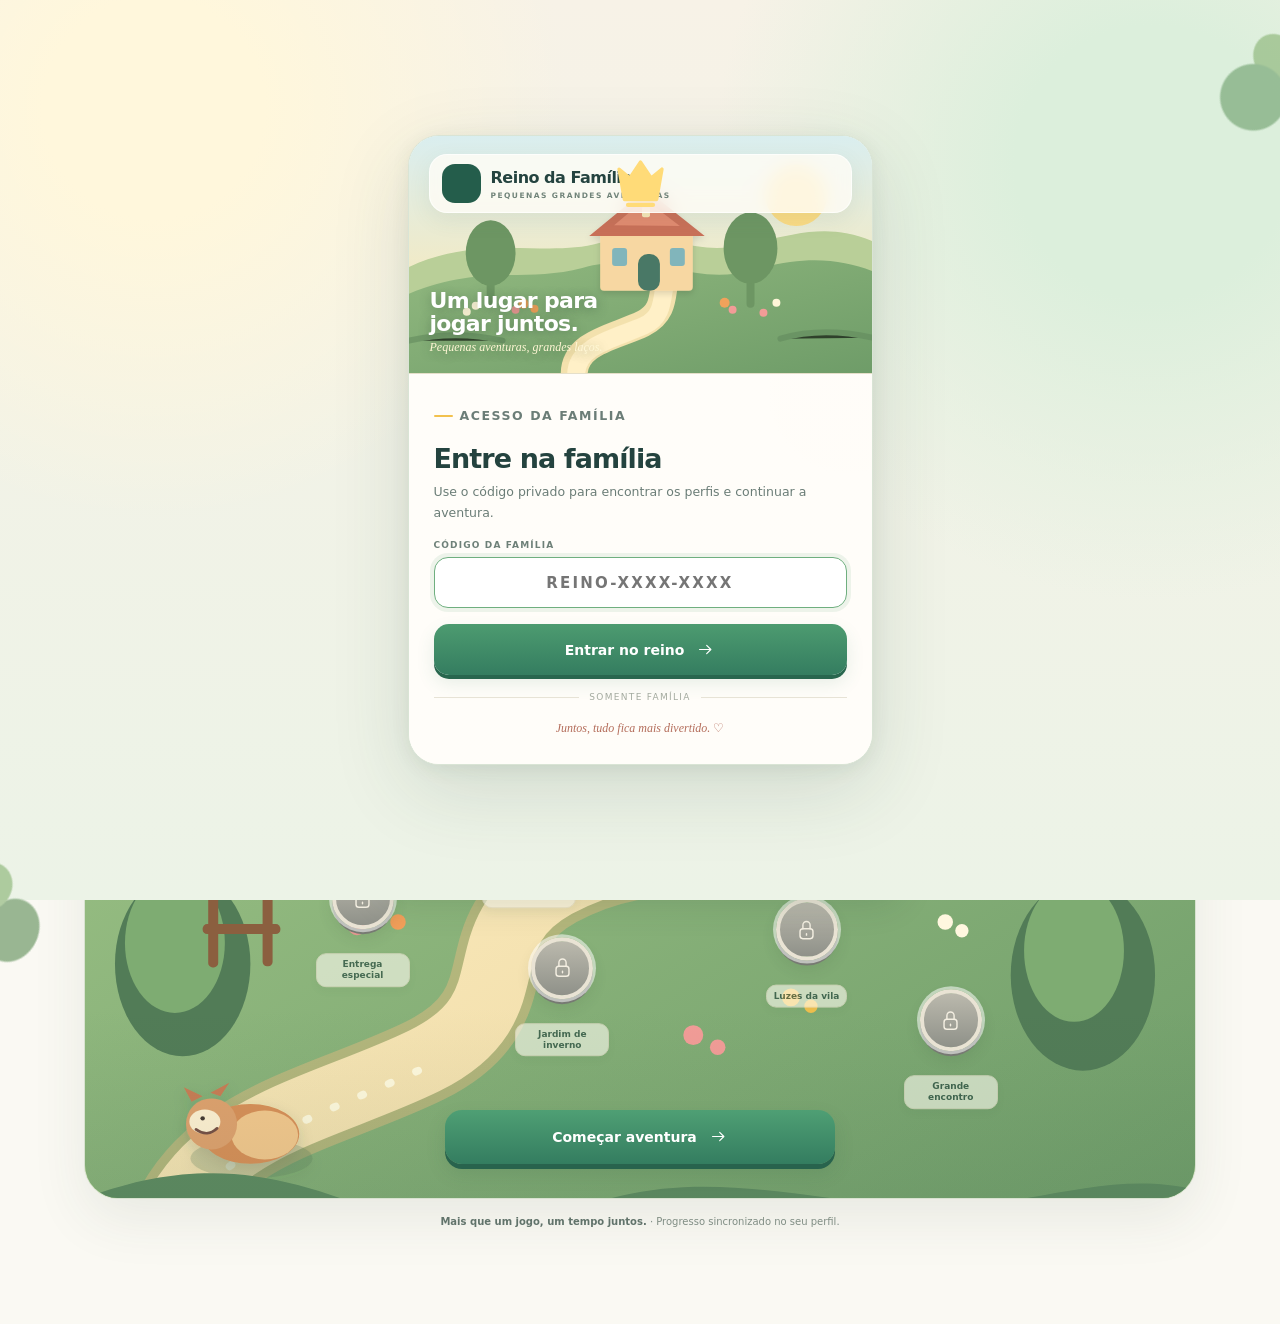
<file: vercel-static/reino-da-familia/index.html>
<!doctype html>
<html lang="pt-BR">
<head>
<meta charset="utf-8">
<meta name="viewport" content="width=device-width,initial-scale=1,viewport-fit=cover">
<meta name="robots" content="noindex,nofollow,noarchive">
<meta name="theme-color" content="#226b55">
<meta name="description" content="Um primeiro capítulo de combinações, descobertas e encontros. Protótipo local do jogo Reino da Família.">
<meta name="robots" content="noindex,nofollow">
<title>Reino da Família · Primeiro capítulo</title>
<link rel="icon" href="data:image/svg+xml,%3Csvg xmlns='http://www.w3.org/2000/svg' viewBox='0 0 64 64'%3E%3Crect width='64' height='64' rx='18' fill='%23226b55'/%3E%3Cpath d='M13 22l11 8 8-15 8 15 11-8-5 25H18z' fill='%23ffda85'/%3E%3C/svg%3E">
<style>
:root{--ink:#223d3b;--muted:#647875;--green:#226b55;--green-dark:#174e3f;--cream:#faf9f3;--line:#e3e9df;--gold:#dfac42;--peach:#f6e5d2;--board:#c4d9d0;--shadow:0 18px 55px #263e3010;--cell:12.5%;font-family:ui-rounded,'SF Pro Rounded','Avenir Next',Nunito,system-ui,-apple-system,BlinkMacSystemFont,'Segoe UI',sans-serif;color:var(--ink);background:var(--cream);font-synthesis:none}
*{box-sizing:border-box}html{overscroll-behavior:none}body{margin:0;overscroll-behavior:none;min-height:100vh;min-height:100svh;background:radial-gradient(ellipse at 92% 0%,#e7eddf 0,transparent 44%),var(--cream)}button{font:inherit;cursor:pointer;-webkit-tap-highlight-color:transparent;touch-action:manipulation}button:disabled{cursor:default}button:focus-visible,a:focus-visible{outline:3px solid #c38529;outline-offset:4px}button:active:not(:disabled){transform:translateY(1px)}[hidden]{display:none!important}svg{display:block}.shell{max-width:1180px;margin:auto;padding:0 34px}.topbar{height:92px;display:flex;align-items:center;justify-content:space-between;gap:16px}.brand{display:flex;align-items:center;gap:12px;border:0;background:none;padding:0;color:var(--ink);text-align:left}.brand-mark{width:43px;height:43px;background:var(--green);display:grid;place-items:center;border-radius:14px;color:#ffdc8f}.brand-title{font-weight:850;font-size:18px;letter-spacing:-.5px}.brand-sub{font-size:10px;font-weight:750;letter-spacing:2px;text-transform:uppercase;display:block;margin-top:4px;color:var(--muted)}.header-tools{display:flex;align-items:center;gap:10px}.tag{font-size:10px;font-weight:800;letter-spacing:1.1px;text-transform:uppercase;border:1px solid #d9e1d4;background:#ffffff70;border-radius:30px;padding:8px 12px;white-space:nowrap;display:inline-flex;gap:6px;align-items:center}.tag-dot{height:6px;width:6px;border-radius:50%;background:#569b72}.icon-btn{display:grid;place-items:center;flex-shrink:0;width:42px;height:42px;border-radius:50%;background:#ffffff80;border:1px solid var(--line);color:var(--ink);transition:background .15s}.icon-btn:hover{background:white}.icon-btn svg{width:20px;height:20px}.hero{display:grid;grid-template-columns:1.06fr 1fr;align-items:center;gap:40px;margin:25px 0 40px}.eyebrow{font-size:11px;letter-spacing:2.2px;font-weight:850;text-transform:uppercase;color:var(--green);margin:0 0 15px}.hero h1{font-size:clamp(32px,3.55vw,49px);line-height:1.13;letter-spacing:-2.1px;font-weight:850;margin:0 0 20px;max-width:580px}.hero h1 em{font-style:normal;color:var(--green)}.hero-copy{color:var(--muted);font-size:15px;line-height:1.75;max-width:400px;margin:0 0 22px}.hero-actions{display:flex;align-items:center;gap:20px;flex-wrap:wrap}.primary{display:inline-flex;justify-content:center;align-items:center;gap:12px;border:0;background:var(--green);color:white;border-radius:15px;padding:15px 24px;font-size:14px;font-weight:800;box-shadow:0 4px 0 var(--green-dark);min-height:50px;transition:background .2s}.primary:hover{background:#2b7f65}.primary svg{width:19px;height:19px}.progress-text{font-size:12px;color:var(--muted);line-height:1.6}.progress-text strong{display:block;color:var(--ink);font-size:14px}.scene{position:relative;border-radius:32px;background:#e4eddf;border:1px solid #d6e2d0;min-height:270px;overflow:hidden}.scene svg{width:100%;height:auto}.scene-caption{position:absolute;left:23px;bottom:17px;display:flex;gap:8px;align-items:center;font-size:11px;font-weight:750;color:#527052}.scene-caption i{background:#7aab72;width:6px;height:6px;border-radius:50%}.scene-label{z-index:1;position:absolute;right:17px;top:16px;color:#567655;border:1px solid #adc4a779;border-radius:20px;font-size:10px;font-weight:750;padding:7px 11px;background:#edf3e77a}.chapter-bar{display:flex;align-items:center;justify-content:space-between;gap:12px;margin:0 0 20px}.chapter-bar h2{font-size:23px;margin:0;letter-spacing:-.7px;font-weight:850}.chapter-bar p{font-size:12px;color:var(--muted);margin:6px 0 0}.chapter-bar .tag{font-size:9px}.map-panel{background:#fffefa;border:1px solid var(--line);border-radius:27px;padding:27px 29px;box-shadow:var(--shadow)}.map-region{display:flex;align-items:center;gap:8px;font-size:10px;color:#789086;text-transform:uppercase;letter-spacing:1.8px;font-weight:800;margin:0 0 19px}.map-region:not(:first-child){margin-top:28px}.map-region:after{content:'';height:1px;background:#e8ece3;flex:1;margin-left:10px}.level-row{display:grid;grid-template-columns:repeat(5,1fr);gap:17px;position:relative}.level-row:before{content:'';position:absolute;top:31px;left:9%;right:9%;border-top:3px dashed #dfe8d8}.level-card{border:0;background:none;position:relative;color:var(--ink);text-align:center;padding:0 2px;display:flex;flex-direction:column;align-items:center}.level-number{width:65px;height:65px;border-radius:22px;display:grid;place-items:center;border:3px solid #e5eade;background:#f1f3eb;color:#91a08a;font-size:23px;font-weight:850;box-shadow:0 4px 0 #dce3d6;transition:all .2s;position:relative}.level-card.current .level-number{background:var(--green);color:#fff4d2;border-color:#fffefa;box-shadow:0 0 0 3px var(--green),0 5px 0 #174e3f22}.level-card.done .level-number{background:#e4efdd;color:var(--green);border-color:#b8d4ad}.level-card:not(:disabled):hover .level-number{transform:translateY(-4px)}.level-name{font-size:11px;font-weight:750;line-height:1.35;max-width:135px;margin-top:12px;min-height:30px}.level-stars{font-size:12px;margin-top:5px;letter-spacing:2px;color:#b6c2b1;line-height:1}.level-stars.earned{color:#c69a33}.level-card:disabled{opacity:.58}.home-footer{display:flex;justify-content:space-between;gap:20px;padding:23px 0 30px;font-size:11px;line-height:1.6;color:#7b8b80}.home-footer strong{color:var(--muted);font-weight:700}.home-footer span:last-child{text-align:right}.game-layout{max-width:1080px;margin:16px auto 0;display:grid;grid-template-columns:260px minmax(300px,490px);gap:55px;justify-content:center;align-items:start}.game-side{padding-top:18px}.back-link{border:0;background:none;padding:8px 0;display:flex;align-items:center;gap:7px;color:var(--muted);font-weight:700;font-size:12px;margin-bottom:25px}.back-link svg{width:16px;height:16px}.game-side .eyebrow{font-size:10px;letter-spacing:1.6px;margin-bottom:10px}.game-side h1{font-size:33px;line-height:1.18;letter-spacing:-1px;margin:0 0 14px;font-weight:850}.phase-pill{display:inline-block;background:#e5eddd;border-radius:7px;padding:6px 9px;font-size:10px;letter-spacing:1px;font-weight:800;color:var(--green)}.side-description{font-size:13px;color:var(--muted);line-height:1.7;margin:20px 0}.tip-card{margin-top:27px;border:1px solid #eadfc8;border-radius:16px;background:#f6efdf;padding:17px}.tip-card h3{font-size:12px;margin:0 0 7px;display:flex;align-items:center;gap:7px}.tip-card p{font-size:12px;line-height:1.65;margin:0;color:#7d745a}.side-caption{font-size:10px;color:#859489;line-height:1.6;margin-top:24px}.game-main{width:100%;min-width:0;position:relative}.mobile-stage-head{display:none}.hud{display:flex;align-items:stretch;gap:10px;margin-bottom:15px;min-height:91px}.goals-wrap{flex:1;background:#fffefa;border:1px solid var(--line);border-radius:19px;padding:11px 10px}.small-label{font-size:8px;letter-spacing:1.5px;font-weight:800;color:#7c8c80;text-transform:uppercase;margin:0 0 6px;text-align:center}.goals{display:flex;justify-content:space-evenly;gap:5px}.goal{display:flex;align-items:center;gap:5px;min-width:0}.goal-symbol{width:34px;height:35px;flex-shrink:0}.goal-symbol svg{height:100%;width:100%}.goal-value{font-size:17px;font-weight:850;white-space:nowrap}.goal-value small{font-size:10px;font-weight:700;color:#8a9588}.goal.done .goal-value{color:var(--green)}.moves-box{width:89px;flex-shrink:0;background:var(--green);border:1px solid var(--green-dark);border-radius:19px;color:#fff5da;display:flex;flex-direction:column;align-items:center;justify-content:center;box-shadow:0 3px 0 var(--green-dark)}.moves-box .small-label{color:#c8dfc9;margin-bottom:2px;font-size:8px}.moves-value{font-size:32px;font-weight:900;line-height:1.2;font-variant-numeric:tabular-nums}.moves-box.low{background:#a1533f;border-color:#7f3d2f;box-shadow:0 3px 0 #7f3d2f}.board-frame{position:relative;border-radius:23px;padding:10px;background:#a5bfb3;border:1px solid #97b4a5;box-shadow:0 6px 0 #839f90,0 17px 25px #29453412;isolation:isolate;touch-action:none;overscroll-behavior:none}.board{-webkit-tap-highlight-color:transparent;width:100%;aspect-ratio:1;position:relative;border-radius:13px;overflow:hidden;touch-action:none;user-select:none;-webkit-user-select:none;background:#bdd4c7;cursor:pointer}.board-cells,.board-pieces,.fx-layer{position:absolute;inset:0;pointer-events:none}.cell{position:absolute;left:0;top:0;width:12.5%;height:12.5%;border:1px solid #b2ccbf;background:#cce0d4;border-radius:9px;transition:background .15s}.cell.even{background:#c3dacc}.cell.frozen{background:#a9e0e8;border:2px solid #70c1d9;box-shadow:inset 0 0 9px #eaffffe0}.cell.frozen:after{content:'';position:absolute;inset:7%;border:1px solid #e2fdff;border-radius:4px;background:linear-gradient(132deg,transparent 38%,#efffff7d 39%,#efffff7d 44%,transparent 45%)}.piece{position:absolute;left:0;top:0;width:12.5%;height:12.5%;display:grid;place-items:center;padding:3.5%;padding:4px;transition:transform 200ms cubic-bezier(.2,.6,.35,1);will-change:transform}.piece svg{width:100%;height:100%;filter:drop-shadow(0 3px 1px #3549332a);overflow:visible;transition:scale .14s}.piece.selected:after,.piece.hint:after,.cell.keyboard:after{content:'';position:absolute;inset:1px;border:3px solid #fff6c3;box-shadow:inset 0 0 0 1px #c4a249,0 0 7px #fffbd8;border-radius:11px}.piece.selected svg{scale:1.07}.piece.hint svg{animation:hint .65s ease-in-out 3}.piece.popping{animation:popout .21s ease-out forwards;pointer-events:none}.piece.bonk svg{animation:bonk .25s ease-out}.power-spark{position:absolute;top:0;right:2px;color:white;font-size:10px}.board-message{position:absolute;left:50%;top:46%;transform:translate(-50%,-50%);z-index:15;background:#fff5dbea;color:var(--green-dark);font-size:20px;font-weight:900;border:2px solid #fff9e8;box-shadow:0 4px 0 #33634533;border-radius:18px;padding:13px 20px;white-space:nowrap;pointer-events:none;animation:message 1.1s ease-in-out forwards}.fx-dot{position:absolute;width:7px;height:7px;border-radius:3px;background:var(--fx-color);animation:spark .5s ease-out forwards}.beam{position:absolute;background:#fffad8;border-radius:30px;box-shadow:0 0 10px 5px #ffe19d;animation:beam .3s ease-out forwards;z-index:9}.beam.row{height:5px;width:100%;left:0}.beam.col{width:5px;height:100%;top:0}.blast{position:absolute;width:31%;aspect-ratio:1;border-radius:50%;background:#ffedb185;border:4px solid #fff6c7;animation:blast .4s ease-out forwards;z-index:8}.under-board{display:flex;justify-content:space-between;align-items:center;gap:10px;margin:21px 3px 13px}.score{font-size:11px;color:var(--muted)}.score strong{color:var(--ink);font-size:14px;font-weight:850;margin-left:5px;font-variant-numeric:tabular-nums}.game-tools{display:flex;gap:8px}.tool-btn{font-size:11px;font-weight:800;display:flex;align-items:center;justify-content:center;gap:6px;border:1px solid #d9e2d3;background:#fffefa;color:var(--ink);border-radius:12px;min-height:43px;padding:0 13px}.tool-btn svg{width:16px;height:16px}.tool-btn:disabled{opacity:.45}.gesture-hint{text-align:center;font-size:11px;color:#7d8d80;line-height:1.6;margin:0 0 23px}.mobile-tip{display:none}.game-footer{text-align:center;color:#879587;font-size:10px;margin:25px 0}.modal-backdrop{position:fixed;inset:0;background:#122f2bad;backdrop-filter:blur(7px);-webkit-backdrop-filter:blur(7px);z-index:50;display:flex;align-items:center;justify-content:center;padding:24px;overflow:auto}.modal{background:#fffefa;width:min(100%,435px);border:1px solid #e6eade;border-radius:27px;padding:29px;box-shadow:0 20px 90px #09251f55;position:relative;max-height:calc(100svh - 40px);overflow:auto;animation:modal-in .25s ease-out}.modal .close-modal{position:absolute;right:15px;top:15px;width:33px;height:33px}.modal-eyebrow{font-size:10px;letter-spacing:1.8px;text-transform:uppercase;color:var(--green);font-weight:850;margin:0 0 8px}.modal h2{font-size:27px;font-weight:850;letter-spacing:-.9px;line-height:1.18;margin:0 0 13px}.modal p{font-size:13px;color:var(--muted);line-height:1.7;margin:10px 0}.modal .primary{width:100%;margin-top:18px}.secondary{width:100%;display:flex;justify-content:center;align-items:center;gap:8px;background:transparent;color:var(--green);font-weight:800;font-size:12px;border:1px solid var(--line);border-radius:12px;padding:13px;margin-top:11px}.text-btn{background:none;border:none;color:var(--muted);padding:12px;font-weight:700;font-size:12px;width:100%;margin-top:3px}.start-goals{display:flex;justify-content:center;gap:15px;margin:23px 0;background:#eef3e8;border-radius:15px;padding:17px}.start-goals .goal-symbol{width:40px;height:40px}.start-goals .goal-value{font-size:23px}.intro-tip{background:#f4efdf;border-radius:12px;padding:13px 15px!important;font-size:12px!important;display:flex;gap:9px;align-items:flex-start}.intro-tip svg{flex-shrink:0;width:19px;height:19px;margin-top:2px}.help-row{display:flex;align-items:center;gap:15px;margin:14px 0}.help-icon{width:47px;height:47px;flex-shrink:0;background:#e6eee0;border-radius:12px;padding:6px}.help-icon svg{width:100%;height:100%}.help-row strong{font-size:12px;display:block;margin-bottom:3px}.help-row span{font-size:11px;line-height:1.5;color:var(--muted);display:block}.divider{height:1px;background:var(--line);margin:20px 0}.settings-row{display:flex;align-items:center;justify-content:space-between;gap:20px;margin:18px 0}.settings-row strong{font-size:13px;display:block}.settings-row small{font-size:11px;color:var(--muted);display:block;line-height:1.5;margin-top:4px}.toggle{border:0;background:#d7e0d2;position:relative;border-radius:20px;width:48px;height:29px;flex-shrink:0;min-height:29px}.toggle:after{content:'';position:absolute;left:4px;top:4px;height:21px;width:21px;border-radius:50%;background:white;box-shadow:0 1px 3px #1232;transition:left .15s}.toggle.on{background:var(--green)}.toggle.on:after{left:23px}.result-art{width:100px;height:100px;background:#f4eace;border-radius:50%;padding:21px;margin:8px auto 17px}.result-art svg{width:100%;height:100%;color:#ba8c28}.result-modal{text-align:center}.result-stars{color:#d3a145;font-size:34px;letter-spacing:8px;padding-left:8px;margin:10px 0}.result-stars .empty{color:#e5e9df}.result-stats{display:grid;grid-template-columns:1fr 1fr;gap:12px;background:#eff3e8;border-radius:15px;padding:15px;margin:20px 0 2px}.result-stats span{font-size:10px;display:block;color:var(--muted);margin-bottom:5px}.result-stats strong{font-size:23px;letter-spacing:-.5px}.toast{position:fixed;bottom:calc(23px + env(safe-area-inset-bottom,0px));left:50%;transform:translateX(-50%);background:#244e40;color:white;padding:12px 20px;border-radius:13px;font-size:12px;font-weight:650;z-index:100;max-width:90%;width:max-content;box-shadow:0 5px 22px #14352225;text-align:center;line-height:1.6}.storage-warning{background:#fff0d9;color:#785326;font-size:12px;line-height:1.5;padding:10px 16px;text-align:center}.confetti{position:fixed;top:-15px;width:9px;height:13px;border-radius:2px;z-index:70;pointer-events:none;animation:confetti 2.6s ease-in forwards}.sr-only{position:absolute;width:1px;height:1px;padding:0;margin:-1px;overflow:hidden;clip:rect(0,0,0,0);white-space:nowrap;border:0}.save-note{border:1px solid #e3e8db;background:#f5f6ee;padding:12px;border-radius:10px;font-size:11px!important}.support-link{color:var(--green);text-decoration:underline}
@keyframes hint{50%{scale:1.14;rotate:5deg}}@keyframes popout{0%{opacity:1;scale:1}35%{scale:1.17}100%{opacity:0;scale:.2}}@keyframes bonk{25%{translate:-4px 0}75%{translate:4px 0}}@keyframes message{0%{opacity:0;scale:.85}20%,70%{opacity:1;scale:1}100%{opacity:0;scale:1.05}}@keyframes spark{to{translate:var(--dx) var(--dy);opacity:0;rotate:80deg}}@keyframes beam{0%{scale:.1;opacity:.4}50%{scale:1;opacity:1}100%{opacity:0}}@keyframes blast{0%{scale:.1;opacity:1}100%{scale:1.7;opacity:0}}@keyframes modal-in{from{opacity:0;translate:0 12px}to{opacity:1;translate:0 0}}@keyframes confetti{to{translate:var(--drift) 110vh;rotate:var(--spin);opacity:.35}}
@media(min-width:1400px){.shell{max-width:1230px}.hero{margin-top:45px}.game-layout{margin-top:37px;gap:72px}.game-side{padding-top:27px}}
@media(max-width:850px){.shell{padding:0 23px}.hero{gap:22px}.hero h1{font-size:35px;letter-spacing:-1.5px}.scene{min-height:210px}.scene-caption{font-size:10px;bottom:12px;left:15px}.game-layout{grid-template-columns:200px minmax(260px,450px);gap:25px}.game-side h1{font-size:28px}.map-panel{padding:22px}.level-row{gap:8px}}
@media(max-width:650px){.shell{padding:0 18px}.topbar{height:77px;gap:10px}.brand{gap:9px}.brand-mark{width:37px;height:37px;border-radius:12px}.brand-mark svg{width:24px;height:24px}.brand-title{font-size:16px}.brand-sub{font-size:8px;letter-spacing:1.5px;margin-top:3px}.header-tools{gap:7px}.header-tools .tag{font-size:8px;padding:7px 9px;letter-spacing:.4px}.icon-btn{width:37px;height:37px}.hero{display:block;margin:20px 0 28px;position:relative}.hero .eyebrow{font-size:9px;letter-spacing:1.7px;margin-bottom:10px}.hero h1{font-size:34px;line-height:1.13;max-width:350px;letter-spacing:-1.6px;margin-bottom:13px}.hero-copy{font-size:12px;line-height:1.65;max-width:290px;margin-bottom:17px}.hero-actions{gap:19px}.hero-actions .primary{font-size:12px;min-height:47px;padding:12px 19px}.progress-text{font-size:10px;max-width:123px}.progress-text strong{font-size:12px}.scene{margin-top:26px;border-radius:22px;height:190px;min-height:0}.scene svg{height:223px;width:100%;position:absolute;bottom:-12px}.scene-label{right:12px;top:12px;font-size:8px;padding:5px 8px}.scene-caption{bottom:12px;font-size:9px}.chapter-bar{margin-bottom:16px}.chapter-bar h2{font-size:21px}.chapter-bar p{font-size:11px}.chapter-bar .tag{font-size:8px;padding:7px 8px}.map-panel{padding:20px 12px;border-radius:22px}.map-region{font-size:8px;letter-spacing:1.2px;margin:0 0 17px}.level-number{width:45px;height:45px;border-radius:15px;font-size:18px;border-width:2px}.level-number svg{width:15px;height:15px}.level-name{font-size:8px;line-height:1.4;min-height:28px;margin-top:11px}.level-row{gap:4px}.level-row:before{top:21px;border-width:2px}.level-stars{font-size:9px;letter-spacing:0;margin-top:4px}.map-region:not(:first-child){margin-top:23px}.home-footer{font-size:9px;padding:20px 0 24px;gap:17px}.home-footer span:last-child{max-width:105px}.game-layout{display:block;margin:5px auto 0;max-width:470px}.game-side{display:none}.mobile-stage-head{display:flex;align-items:center;justify-content:space-between;gap:10px;margin:0 2px 15px}.mobile-stage-head .stage-text{flex:1;min-width:0}.mobile-stage-head .stage-kicker{font-size:8px;text-transform:uppercase;letter-spacing:1.4px;color:var(--muted);font-weight:800;display:block;margin-bottom:4px}.mobile-stage-head h1{font-size:19px;font-weight:850;line-height:1.2;margin:0;letter-spacing:-.4px}.mobile-stage-head .icon-btn{width:33px;height:33px}.phase-pill{font-size:9px;padding:5px 7px;border-radius:6px}.hud{gap:9px;min-height:82px;margin-bottom:13px}.moves-box{width:77px;border-radius:16px}.moves-value{font-size:30px}.goals-wrap{border-radius:16px;padding:10px 7px}.goal-symbol{width:30px;height:32px}.goal-value{font-size:17px}.goal-value small{font-size:9px}.goal{gap:2px}.board-frame{border-radius:19px;padding:7px}.board{border-radius:11px}.cell{border-radius:6px}.piece{padding:3px}.under-board{margin-top:19px;margin-bottom:10px}.score{font-size:9px}.score strong{font-size:13px}.tool-btn{font-size:10px;min-height:40px;padding:0 10px;gap:5px}.game-tools{gap:7px}.gesture-hint{font-size:10px;margin-bottom:16px}.mobile-tip{display:flex;gap:9px;align-items:flex-start;font-size:11px;color:#767963;line-height:1.6;padding:12px 14px;background:#f0efdf;border:1px solid #e8e4ce;border-radius:12px;margin-top:0}.mobile-tip svg{flex-shrink:0;width:16px;height:16px;margin-top:2px}.game-footer{font-size:9px;margin-top:18px;margin-bottom:calc(17px + env(safe-area-inset-bottom,0px))}.modal-backdrop{padding:19px}.modal{padding:25px;border-radius:23px}.modal h2{font-size:25px}.modal .close-modal{right:12px;top:12px}.start-goals{gap:13px;padding:15px}.start-goals .goal-value{font-size:22px}.start-goals .goal-symbol{width:35px;height:35px}body.playing .topbar{height:70px}body.playing .brand-sub{display:none}}
body.board-dragging{overflow:hidden!important;overscroll-behavior:none!important;touch-action:none!important}
@media(max-width:365px){.shell{padding:0 12px}.header-tools .tag{display:none}.goal-symbol{width:26px;height:28px}.goal-value{font-size:15px}.hero h1{font-size:31px}.moves-box{width:68px}.tool-btn{padding:0 8px}.level-number{width:41px;height:41px}.mobile-stage-head h1{font-size:18px}}
@media(max-height:750px) and (max-width:650px){body.playing .topbar{height:59px}.mobile-stage-head{margin-bottom:10px}.hud{min-height:71px;margin-bottom:11px}.goals-wrap{padding:8px 6px}.moves-value{font-size:28px}.small-label{margin-bottom:3px}.mobile-tip{padding:8px 12px;font-size:10px}.under-board{margin-top:16px;margin-bottom:7px}.gesture-hint{margin-bottom:10px}.game-footer{margin-top:11px}}
@media(prefers-reduced-motion:reduce){*,*:before,*:after{animation-duration:.01ms!important;transition-duration:.01ms!important;scroll-behavior:auto!important}}body.reduced-motion *,body.reduced-motion *:before,body.reduced-motion *:after{animation-duration:.01ms!important;transition-duration:.01ms!important}


/* V0.1.1: show a useful message even when a file preview does not run scripts. */
.startup-notice{max-width:1112px;margin:16px auto 0;padding:16px 20px;border:1px solid #d8bd80;border-radius:16px;background:#fff6df;color:#604c29;font-size:13px;line-height:1.6}.startup-notice strong{display:block;margin-bottom:4px}.startup-notice p{margin:6px 0 0}.startup-notice code{font:12px ui-monospace,monospace;overflow-wrap:anywhere}.startup-notice[hidden]{display:none!important}#play-main:disabled{opacity:.6;box-shadow:none;cursor:default}@media(max-width:1150px){.startup-notice{margin:12px 18px 0}}

/* V0.3: Familiar Acolhedor — entrada e perfis */
.cloud-gate{
  --sage:#6FAF7F;--sage-dark:#2F765C;--sage-deep:#245D4B;
  --terracotta:#D7826B;--honey:#F2C14E;--coral:#F29C97;--serene:#7DB7E8;
  --family-cream:#F7F1E3;--paper:#FFFDF7;--family-ink:#24433F;--soft-ink:#6B7D77;
  position:fixed;inset:0;z-index:220;display:flex;align-items:center;justify-content:center;
  padding:max(14px,env(safe-area-inset-top)) 14px max(14px,env(safe-area-inset-bottom));
  overflow:auto;background:
    radial-gradient(circle at 12% 12%,#fff7dc 0 8%,transparent 30%),
    radial-gradient(circle at 90% 18%,#dcefdc 0 10%,transparent 32%),
    linear-gradient(180deg,#f7f2e7 0%,#ecf3e7 100%);
}
.cloud-gate[hidden]{display:none!important}
.cloud-gate:before,.cloud-gate:after{content:"";position:fixed;pointer-events:none;z-index:-1;width:190px;height:190px;opacity:.7;background:
 radial-gradient(ellipse at 25% 75%,#7aa878 0 16%,transparent 17%),
 radial-gradient(ellipse at 45% 62%,#92ba7f 0 14%,transparent 15%),
 radial-gradient(ellipse at 65% 78%,#6f9b69 0 15%,transparent 16%);
 filter:blur(.2px)}
.cloud-gate:before{left:-86px;bottom:-65px;rotate:26deg}.cloud-gate:after{right:-88px;top:-62px;rotate:-28deg}
.cloud-card{width:min(100%,465px);background:var(--paper);border:1px solid #d9e4d5;border-radius:31px;overflow:hidden;padding:0;box-shadow:0 24px 80px #21483b24,0 4px 18px #3b604716;position:relative}
.cloud-cover{height:238px;position:relative;overflow:hidden;background:linear-gradient(#dff1ee,#f7edcc);border-bottom:1px solid #e5dfc9}
.cloud-cover svg{position:absolute;inset:auto 0 0;width:100%;height:100%;display:block}
.cloud-brand{position:absolute;z-index:3;left:20px;right:20px;top:18px;display:flex;align-items:center;gap:10px;margin:0;padding:9px 12px;border:1px solid #ffffffa8;border-radius:18px;background:#fffdf7cc;box-shadow:0 7px 22px #45675716;backdrop-filter:blur(9px);-webkit-backdrop-filter:blur(9px)}
.cloud-brand .brand-mark{width:39px;height:39px;border-radius:13px;background:var(--sage-deep);color:#ffdb78;flex:0 0 auto}.cloud-brand .brand-title{font-size:16px;color:var(--family-ink)}.cloud-brand .brand-sub{font-size:7.5px;letter-spacing:1.45px;color:#71847a}
.cloud-cover-copy{position:absolute;z-index:2;left:21px;bottom:18px;color:white;text-shadow:0 2px 12px #2546326b}
.cloud-cover-copy strong{font-size:22px;line-height:1.05;display:block;letter-spacing:-.7px}.cloud-cover-copy span{display:block;font-family:Georgia,serif;font-style:italic;font-size:12px;margin-top:5px;color:#fff7d5}
.cloud-view{padding:25px 25px 24px;min-height:355px;background:
 linear-gradient(#fffdf9f4,#fffdf9f4),
 radial-gradient(circle at 95% 5%,#f2c14e12 0 13%,transparent 14%)}
.cloud-card h2{font-size:27px;letter-spacing:-.9px;line-height:1.12;margin:0 0 8px;color:var(--family-ink);font-weight:900}
.cloud-card p{font-size:12.5px;line-height:1.65;color:var(--soft-ink);margin:7px 0 17px}
.cloud-eyebrow{font-size:9px;letter-spacing:1.55px;text-transform:uppercase;font-weight:900;color:var(--sage-dark);margin:0 0 8px;display:flex;align-items:center;gap:7px}.cloud-eyebrow:before{content:"";width:19px;height:2px;background:var(--honey);border-radius:99px}
.cloud-field{display:block;margin:14px 0}.cloud-field span{display:block;font-size:9px;letter-spacing:1.15px;text-transform:uppercase;font-weight:900;color:#6e8078;margin:0 0 7px}
.cloud-input,.cloud-select{width:100%;border:1px solid #d7dfd0;background:#fff;border-radius:14px;min-height:51px;padding:0 14px;font:inherit;font-size:14px;color:var(--family-ink);outline:none;box-shadow:inset 0 1px 0 #fff,0 2px 8px #48634e0c}
.cloud-input:focus,.cloud-select:focus{border-color:var(--sage);box-shadow:0 0 0 4px #6faf7f20}
#cloud-code{text-align:center;text-transform:uppercase;letter-spacing:2.2px;font-weight:900;font-size:15px;color:var(--sage-deep)}
.cloud-error{background:#fff1eb;color:#884b3c;border:1px solid #efc4b4;border-radius:12px;padding:10px 12px;font-size:11px;line-height:1.45;margin:10px 0}
.cloud-actions{display:grid;gap:10px;margin-top:16px}.cloud-actions .primary,.cloud-view>.primary{background:linear-gradient(180deg,#4d9b70,#347d60);box-shadow:0 4px 0 #28664e,0 8px 18px #347d6020;border-radius:15px;min-height:51px}
.cloud-actions .primary:hover,.cloud-view>.primary:hover{background:linear-gradient(180deg,#58a77a,#3b8667)}
.cloud-note{font-size:10px!important;background:#f5f1e5;border:1px solid #ebe2cb;border-radius:12px;padding:11px 12px;color:#7b806e!important;margin-top:15px!important}
.cloud-note:before{content:"🌿";margin-right:6px}
.cloud-back{border:0;background:none;color:var(--sage-dark);font-weight:850;font-size:11px;padding:3px 0 10px;margin:0;display:inline-flex;align-items:center;gap:6px}
.cloud-profiles{display:grid;grid-template-columns:repeat(2,minmax(0,1fr));gap:12px;margin:18px 0}
.cloud-profile{border:1px solid #dde4d6;background:linear-gradient(180deg,#fffefb,#f7f5e9);border-radius:20px;padding:14px 10px;text-align:center;display:flex;flex-direction:column;align-items:center;justify-content:center;gap:9px;color:var(--family-ink);min-width:0;min-height:132px;box-shadow:0 4px 12px #48634e0c;transition:transform .16s,box-shadow .16s,border-color .16s}
.cloud-profile:hover{background:#fffef8;border-color:#b8d3b8;box-shadow:0 9px 22px #48634e15;transform:translateY(-2px)}
.cloud-profile strong{font-size:12.5px;white-space:nowrap;overflow:hidden;text-overflow:ellipsis;max-width:118px}.cloud-profile small{display:block;color:#8b9589;font-size:8.5px;margin-top:3px}
.cloud-avatar{width:69px;height:69px;border-radius:50%;background:#e8f1df;display:grid;place-items:center;flex:0 0 auto;overflow:hidden;border:3px solid #fff8e9;box-shadow:0 0 0 2px #c6dcbf,0 5px 12px #31534320}
.cloud-avatar svg{width:100%;height:100%;display:block}.cloud-avatar.is-large{width:82px;height:82px;margin:0 auto 12px}
.cloud-create-card{border:2px dashed #d4d9c7;background:#fbf8ee}.cloud-create-card .cloud-avatar{background:#fff9e9;color:var(--sage-dark);font-size:31px;border-color:#fff;box-shadow:0 0 0 2px #ddd5b8}
.cloud-create-card small{color:var(--sage-dark)}
.avatar-picker{display:grid;grid-template-columns:repeat(6,1fr);gap:7px;margin:8px 0 2px}
.avatar-choice{border:2px solid transparent;background:#f5f2e6;border-radius:50%;padding:2px;aspect-ratio:1;overflow:hidden;box-shadow:0 2px 6px #45614a12}.avatar-choice svg{width:100%;height:100%;display:block;border-radius:50%}.avatar-choice.selected{border-color:var(--sage);box-shadow:0 0 0 3px #6faf7f1f}.avatar-choice:active{transform:scale(.96)}
.cloud-divider{display:flex;align-items:center;gap:10px;color:#a3aa9f;font-size:9px;text-transform:uppercase;letter-spacing:1.3px;margin:17px 0 3px}.cloud-divider:before,.cloud-divider:after{content:"";height:1px;background:#e7e3d6;flex:1}
.cloud-garden-note{text-align:center;font-family:Georgia,serif;font-style:italic;color:#b46d5b!important;font-size:12px!important;margin:17px 0 1px!important}
.profile-chip{border:1px solid #d6e2d5;background:#f8fbf5;border-radius:999px;padding:7px 10px 7px 8px;display:flex;align-items:center;gap:7px;color:var(--ink);font-size:10px;font-weight:800;max-width:150px}.profile-chip .cloud-avatar{width:25px;height:25px;border:0;box-shadow:none}.profile-chip span:last-child{white-space:nowrap;overflow:hidden;text-overflow:ellipsis}
.cloud-gate[data-view="profiles"] .cloud-cover,.cloud-gate[data-view="create"] .cloud-cover,.cloud-gate[data-view="pin"] .cloud-cover{height:155px}
.cloud-gate[data-view="profiles"] .cloud-cover-copy strong,.cloud-gate[data-view="create"] .cloud-cover-copy strong,.cloud-gate[data-view="pin"] .cloud-cover-copy strong{font-size:17px}
.cloud-gate[data-view="profiles"] .cloud-cover-copy span,.cloud-gate[data-view="create"] .cloud-cover-copy span,.cloud-gate[data-view="pin"] .cloud-cover-copy span{display:none}
.cloud-gate[data-view="loading"] .cloud-cover{height:190px}
@media(max-width:650px){
 .cloud-gate{align-items:flex-start;padding:9px 9px max(9px,env(safe-area-inset-bottom))}
 .cloud-card{border-radius:25px;max-width:430px}.cloud-cover{height:218px}.cloud-view{padding:22px 20px 21px;min-height:330px}.cloud-card h2{font-size:25px}
 .cloud-brand{left:14px;right:14px;top:13px}.cloud-cover-copy{left:17px;bottom:14px}.cloud-profiles{gap:10px}.cloud-profile{min-height:125px;padding:12px 8px}
 .cloud-avatar{width:64px;height:64px}.avatar-picker{gap:5px}.profile-chip{max-width:112px}.header-tools .tag{display:none}
 .cloud-gate[data-view="profiles"] .cloud-cover,.cloud-gate[data-view="create"] .cloud-cover,.cloud-gate[data-view="pin"] .cloud-cover{height:142px}
}
@media(max-height:760px) and (max-width:650px){
 .cloud-cover{height:174px}.cloud-view{padding-top:18px}.cloud-gate[data-view="profiles"] .cloud-cover,.cloud-gate[data-view="create"] .cloud-cover,.cloud-gate[data-view="pin"] .cloud-cover{height:120px}
 .cloud-brand{top:9px}.cloud-cover-copy{display:none}.cloud-card h2{font-size:23px}.cloud-profiles{margin:12px 0}
}


/* V0.4: Familiar Acolhedor — Jardim dos Encontros */
#home-screen{padding-bottom:calc(92px + env(safe-area-inset-bottom,0px))}
.journey-head{display:grid;grid-template-columns:1fr auto;align-items:end;gap:18px;margin:22px 0 18px}
.journey-head .eyebrow{margin-bottom:8px;color:#4d8869}.journey-head h1{margin:0;font-size:clamp(30px,4vw,46px);line-height:1.08;letter-spacing:-1.8px;font-weight:900;color:#24433f}
.journey-head h1 em{font-style:normal;color:#4b9470}.journey-head p{max-width:570px;margin:10px 0 0;color:#6b7d77;font-size:13px;line-height:1.65}
.journey-summary{display:flex;align-items:center;gap:13px;background:#fffdf7;border:1px solid #e0e5d7;border-radius:18px;padding:11px 14px;box-shadow:0 7px 22px #294b3810}
.journey-summary .progress-text{min-width:112px}.journey-summary .primary{min-height:46px;padding:12px 18px;border-radius:14px;background:linear-gradient(180deg,#4e9f74,#347c60);box-shadow:0 4px 0 #28624d}
.family-map{position:relative;overflow:hidden;min-height:875px;border-radius:34px;border:1px solid #d8e2d0;background:#dceccc;box-shadow:0 20px 55px #294b3816;isolation:isolate}
.family-map-bg{position:absolute;inset:0;width:100%;height:100%;pointer-events:none}.family-map:after{content:"";position:absolute;inset:0;pointer-events:none;background:linear-gradient(180deg,#fff8dc14,transparent 27%,transparent 78%,#31574318)}
.map-title-sign{position:absolute;z-index:3;left:6.5%;top:9.5%;transform:rotate(-2deg);background:linear-gradient(#c98253,#a9633f);color:#4f301e;border:2px solid #8f5636;border-radius:8px;padding:10px 17px;font-family:Georgia,serif;font-weight:900;letter-spacing:.8px;font-size:14px;text-align:center;box-shadow:0 4px 0 #75442d,0 10px 18px #31523a20;text-shadow:0 1px #eab27c}
.map-title-sign:before,.map-title-sign:after{content:"";position:absolute;top:100%;width:6px;height:34px;background:#805036}.map-title-sign:before{left:15px}.map-title-sign:after{right:15px}
.map-story-note{position:absolute;z-index:2;right:5.5%;top:7%;max-width:190px;background:#fff9e8e8;border:1px solid #eadfbd;border-radius:16px;padding:12px 14px;color:#b46c5c;font:italic 13px/1.35 Georgia,serif;rotate:1.5deg;box-shadow:0 6px 16px #3c583817}
.map-region-label{position:absolute;z-index:3;display:inline-flex;align-items:center;gap:7px;background:#fffdf4e8;border:1px solid #dbe4d1;border-radius:999px;padding:7px 10px;color:#52735f;font-size:9px;font-weight:900;letter-spacing:1px;text-transform:uppercase;box-shadow:0 5px 14px #2a543914}
.map-region-label:before{content:"";width:7px;height:7px;border-radius:50%;background:#6faf7f}.map-region-label.r1{left:5%;top:26%}.map-region-label.r2{right:5%;top:57%}
.map-node{position:absolute;z-index:5;border:0;background:none;color:#26483f;display:flex;flex-direction:column;align-items:center;gap:5px;padding:0;width:94px;transform:translate(-50%,-50%);overflow:visible}
.map-node .level-number{width:62px;height:62px;border-radius:50%;font-size:20px;border:4px solid #fff7d8;background:linear-gradient(180deg,#7fc45f,#4f9d55);color:white;box-shadow:0 0 0 3px #eec65b,0 5px 0 #3f7f49,0 10px 19px #244a3528;transition:transform .18s,filter .18s}
.map-node.current .level-number{width:70px;height:70px;animation:mapPulse 2.1s ease-in-out infinite}
.map-node.done .level-number{background:linear-gradient(180deg,#74b869,#438d5c);box-shadow:0 0 0 3px #f0c457,0 5px 0 #34704d,0 10px 19px #244a3528}
.map-node:disabled .level-number{background:linear-gradient(180deg,#bbb9ad,#8f9189);color:#f4efe2;border-color:#e9e3d4;box-shadow:0 0 0 3px #ffffff88,0 5px 0 #777a73,0 8px 15px #30463220}
.map-node:not(:disabled):hover .level-number{transform:translateY(-3px) scale(1.04)}
.map-node .level-number svg{width:23px;height:23px}.map-node .level-name{font-size:9px;line-height:1.2;font-weight:900;min-height:0;margin:1px 0 0;max-width:100px;background:#fffdf3df;border:1px solid #e7e1ce;padding:5px 7px;border-radius:10px;box-shadow:0 4px 10px #39573d14}.map-node:disabled .level-name{opacity:.68}
.map-node .level-stars{height:13px;margin:0;font-size:11px;letter-spacing:0;color:#d4d0c5;text-shadow:0 1px white}.map-node .level-stars.earned{color:#f2b92f;text-shadow:0 1px #fff8d7}
.map-node.pos-1{left:28%;top:36%}.map-node.pos-2{left:45%;top:44%}.map-node.pos-3{left:63%;top:38%}.map-node.pos-4{left:77%;top:48%}.map-node.pos-5{left:61%;top:57%}.map-node.pos-6{left:40%;top:60%}.map-node.pos-7{left:25%;top:69%}.map-node.pos-8{left:43%;top:77%}.map-node.pos-9{left:65%;top:72%}.map-node.pos-10{left:78%;top:83%}
.map-node.pos-1 .level-name,.map-node.pos-6 .level-name{display:block}
.map-map-cta{position:absolute;z-index:7;left:50%;bottom:34px;transform:translateX(-50%);width:min(86%,390px)}
.map-map-cta .primary{width:100%;font-size:14px;border-radius:17px;min-height:54px;background:linear-gradient(180deg,#4f9f74,#347d60);box-shadow:0 5px 0 #28634d,0 9px 19px #28543a26}
.family-bottom-nav{position:fixed;z-index:35;left:50%;bottom:max(10px,env(safe-area-inset-bottom));transform:translateX(-50%);width:min(calc(100% - 28px),520px);display:grid;grid-template-columns:repeat(4,1fr);background:#fffdf7f2;border:1px solid #dce3d5;border-radius:21px;padding:6px;box-shadow:0 12px 36px #1c3d3027;backdrop-filter:blur(13px);-webkit-backdrop-filter:blur(13px)}
.family-nav-btn{border:0;background:transparent;border-radius:15px;min-height:52px;color:#77867f;display:flex;flex-direction:column;align-items:center;justify-content:center;gap:3px;font-size:8px;font-weight:850}.family-nav-btn svg{width:20px;height:20px}.family-nav-btn.active{background:#e9f1df;color:#34765a}.family-nav-btn:active{transform:none}
.map-home-footer{display:flex;justify-content:center;padding:17px 0 5px;color:#849187;font-size:10px}.map-home-footer strong{font-weight:850;color:#64766d}
@keyframes mapPulse{0%,100%{filter:drop-shadow(0 0 0 #fff0);transform:scale(1)}50%{filter:drop-shadow(0 0 8px #f1c657aa);transform:scale(1.04)}}
@media(max-width:650px){
 #home-screen{padding-bottom:86px}.journey-head{display:block;margin:8px 0 13px}.journey-head h1{font-size:29px;letter-spacing:-1.2px}.journey-head p{font-size:11px;margin-top:7px}.journey-summary{display:none}
 .family-map{min-height:720px;border-radius:25px}.map-title-sign{left:5%;top:10%;font-size:10px;padding:8px 12px}.map-story-note{right:4%;top:6.5%;max-width:142px;font-size:10px;padding:9px 10px}
 .map-region-label{font-size:7px;padding:5px 8px}.map-region-label.r1{top:25%}.map-region-label.r2{top:58%}
 .map-node{width:72px}.map-node .level-number{width:50px;height:50px;font-size:16px;border-width:3px}.map-node.current .level-number{width:57px;height:57px}.map-node .level-number svg{width:18px;height:18px}
 .map-node .level-name{font-size:7px;max-width:78px;padding:4px 5px}.map-node .level-stars{font-size:9px;height:10px}
 .map-node.pos-1{left:24%;top:36%}.map-node.pos-2{left:46%;top:43%}.map-node.pos-3{left:70%;top:37%}.map-node.pos-4{left:79%;top:49%}.map-node.pos-5{left:60%;top:56%}.map-node.pos-6{left:35%;top:61%}.map-node.pos-7{left:21%;top:70%}.map-node.pos-8{left:43%;top:78%}.map-node.pos-9{left:67%;top:72%}.map-node.pos-10{left:79%;top:84%}
 .map-map-cta{bottom:19px;width:88%}.map-map-cta .primary{min-height:49px;font-size:12px}
 .family-bottom-nav{bottom:max(7px,env(safe-area-inset-bottom));width:calc(100% - 22px);border-radius:18px}.family-nav-btn{min-height:48px}
}
@media(max-width:370px){.family-map{min-height:660px}.map-node .level-name{display:none}.map-story-note{max-width:120px}.map-node.pos-10{top:82%}}

</style>
</head>
<body>

<div id="cloud-gate" class="cloud-gate" data-view="loading">
  <section class="cloud-card" aria-labelledby="cloud-title">
    <div class="cloud-cover" aria-hidden="true">
      <div class="cloud-brand"><span class="brand-mark" data-icon="crown"></span><div><strong class="brand-title">Reino da Família</strong><span class="brand-sub">Pequenas grandes aventuras</span></div></div>
      <svg viewBox="0 0 465 245" preserveAspectRatio="xMidYMid slice">
        <defs>
          <linearGradient id="familySky" x1="0" y1="0" x2="0" y2="1"><stop stop-color="#d9eef0"/><stop offset=".72" stop-color="#f8e9bb"/><stop offset="1" stop-color="#f7e1af"/></linearGradient>
          <linearGradient id="familyHill" x1="0" y1="0" x2="1" y2="1"><stop stop-color="#91b87f"/><stop offset="1" stop-color="#6e9c68"/></linearGradient>
          <filter id="familySoft"><feDropShadow dx="0" dy="3" stdDeviation="3" flood-opacity=".13"/></filter>
        </defs>
        <rect width="465" height="245" fill="url(#familySky)"/>
        <circle cx="389" cy="63" r="31" fill="#ffd66e" opacity=".78"/>
        <path d="M0 135C72 101 139 126 191 111c54-16 88 10 132 4 51-7 90-28 142-6v136H0Z" fill="#b9cf98"/>
        <path d="M0 162c70-30 117-11 174-26 70-19 111 20 171 2 53-15 88-11 120 1v106H0Z" fill="url(#familyHill)"/>
        <path d="M166 245c-2-34 40-39 69-53 26-13 17-35 25-53" fill="none" stroke="#f3e1ad" stroke-width="27" stroke-linecap="round"/>
        <path d="M168 245c-2-31 39-38 68-51 22-10 17-31 23-51" fill="none" stroke="#fff0c7" stroke-width="18" stroke-linecap="round"/>
        <g filter="url(#familySoft)">
          <rect x="192" y="94" width="93" height="65" rx="4" fill="#f7d7a2"/>
          <path d="m181 104 57-47 59 47Z" fill="#c96f59"/>
          <path d="m206 93 31-26 35 27" fill="#e28b70"/>
          <rect x="230" y="122" width="22" height="37" rx="10" fill="#487866"/>
          <rect x="204" y="116" width="15" height="18" rx="3" fill="#81b5bb"/>
          <rect x="262" y="116" width="15" height="18" rx="3" fill="#81b5bb"/>
          <rect x="234" y="74" width="8" height="11" rx="2" fill="#f7e6b7"/>
        </g>
        <g fill="#6d9663"><rect x="78" y="126" width="8" height="49" rx="4"/><ellipse cx="82" cy="121" rx="25" ry="33"/><rect x="339" y="124" width="8" height="52" rx="4"/><ellipse cx="343" cy="116" rx="27" ry="36"/></g>
        <g fill="#f0a25b"><circle cx="115" cy="172" r="5"/><circle cx="126" cy="177" r="4"/><circle cx="317" cy="171" r="5"/></g>
        <g fill="#f29c97"><circle cx="107" cy="178" r="4"/><circle cx="325" cy="178" r="4"/><circle cx="356" cy="181" r="4"/></g>
        <g fill="#fff6d8"><circle cx="58" cy="180" r="4"/><circle cx="67" cy="174" r="4"/><circle cx="369" cy="171" r="4"/></g>
        <path d="M0 209c34-8 64-7 94 0m279-2c31-9 61-8 92-1" stroke="#638b5e" stroke-width="6" stroke-linecap="round" opacity=".6"/>
      </svg>
      <div class="cloud-cover-copy"><strong>Um lugar para<br>jogar juntos.</strong><span>Pequenas aventuras, grandes laços.</span></div>
    </div>
    <div id="cloud-view" class="cloud-view"><p class="cloud-eyebrow">Nossa família</p><h2 id="cloud-title">Conectando ao reino…</h2><p>Carregando seu perfil e progresso.</p></div>
  </section>
</div>

<div id="startup-notice" class="startup-notice" role="status" aria-live="polite">
<strong id="startup-title">O jogo ainda não iniciou.</strong>
<span id="startup-message">Se este aviso permanecer, a programação do jogo não foi carregada. Um visualizador de arquivos pode mostrar a tela sem permitir jogar.</span>
<p id="startup-help">Abra esta página diretamente no Safari ou Chrome. Se este aviso permanecer, envie uma captura da tela para verificarmos a inicialização.</p>
<p id="startup-detail" hidden></p>
<noscript><p><strong>JavaScript não está ativo nesta abertura.</strong>O jogo depende dele para responder aos botões. Abrir novamente nesta mesma prévia não resolve esse bloqueio.</p></noscript>
</div>
<script>
/* ES5 bootstrap: report initialization/runtime failures without erasing progress. */
(function () {
  'use strict';
  var timer;
  var status = { ready: false, errors: [] };
  function issue(message, detail) {
    status.errors.push(String(detail || message));
    var box = document.getElementById('startup-notice');
    if (!box) return;
    box.hidden = false;
    document.getElementById('startup-title').textContent = status.ready ? 'O jogo encontrou um problema.' : 'Não foi possível iniciar o jogo.';
    document.getElementById('startup-message').textContent = message;
    document.getElementById('startup-help').textContent = 'Envie uma captura deste aviso, dizendo se abriu o arquivo na prévia do anexo ou no navegador. Não é necessário apagar seu progresso.';
    var node = document.getElementById('startup-detail');
    node.hidden = !detail;
    node.textContent = detail ? 'Detalhe técnico: ' + String(detail) : '';
  }
  window.addEventListener('error', function (event) {
    if (!event.message) return;
    issue('A programação do jogo foi interrompida. Os botões podem não responder.', event.message);
  });
  window.addEventListener('unhandledrejection', function (event) {
    var reason = event.reason;
    issue('Uma ação do jogo não terminou corretamente.', reason && reason.message ? reason.message : String(reason));
  });
  status.complete = function () {
    window.clearTimeout(timer);
    if (status.errors.length) return;
    status.ready = true;
    document.getElementById('startup-notice').hidden = true;
    document.getElementById('play-main').disabled = false;
    document.documentElement.setAttribute('data-game-ready', 'true');
  };
  window.__FAMILY_STARTUP__ = status;
  timer = window.setTimeout(function () {
    if (!status.ready && !status.errors.length) issue('A tela carregou, mas o jogo não concluiu a inicialização. Este visualizador pode estar bloqueando parte dos scripts.');
  }, 4500);
}());
</script>

<div id="storage-warning" class="storage-warning" hidden>O navegador bloqueou o salvamento local. A partida funciona, mas o progresso não será guardado.</div>
<div class="shell">
<header class="topbar">
<button class="brand" id="brand-home" aria-label="Reino da Família, ir ao mapa">
<span class="brand-mark" data-icon="crown"></span><span><span class="brand-title">Reino da Família</span><span class="brand-sub">Pequenas grandes aventuras</span></span>
</button>
<div class="header-tools"><button id="profile-chip" class="profile-chip" hidden aria-label="Perfil atual"></button><span class="tag"><span class="tag-dot"></span> Online</span><button id="settings" class="icon-btn" aria-label="Configurações" data-icon="settings"></button></div>
</header>
<main>
<section id="home-screen">
  <div class="journey-head">
    <div>
      <p class="eyebrow">Jardim dos Encontros</p>
      <h1>Grandes encontros.<br><em>Pequenas aventuras.</em></h1>
      <p>Um caminho cheio de vida, onde cada fase é uma nova descoberta e cada passo aproxima ainda mais a família.</p>
    </div>
    <div class="journey-summary">
      <div class="progress-text"><strong id="home-progress">0 de 10 fases</strong><span id="home-stars">Um novo capítulo espera por você.</span></div>
      <button class="primary" id="play-main" disabled>Começar aventura <span data-icon="arrow"></span></button>
    </div>
  </div>

  <div class="family-map" id="level-map" aria-label="Mapa de fases do Reino da Família">
    <svg class="family-map-bg" viewBox="0 0 1000 875" preserveAspectRatio="xMidYMid slice" aria-hidden="true">
      <defs>
        <linearGradient id="mapSky" x1="0" y1="0" x2="0" y2="1"><stop stop-color="#d8edf0"/><stop offset=".55" stop-color="#f5e9bd"/><stop offset="1" stop-color="#dfedcb"/></linearGradient>
        <linearGradient id="mapHill" x1="0" y1="0" x2="1" y2="1"><stop stop-color="#9fc487"/><stop offset="1" stop-color="#6e9c69"/></linearGradient>
        <linearGradient id="mapPath" x1="0" y1="0" x2="1" y2="1"><stop stop-color="#fff1c6"/><stop offset="1" stop-color="#ead39b"/></linearGradient>
        <filter id="softMapShadow"><feDropShadow dx="0" dy="5" stdDeviation="6" flood-color="#31503a" flood-opacity=".17"/></filter>
      </defs>
      <rect width="1000" height="875" fill="url(#mapSky)"/>
      <circle cx="850" cy="106" r="62" fill="#f6cf68" opacity=".7"/>
      <path d="M0 250c128-74 247-66 355-43 128 28 197-36 318-25 119 11 202 69 327 30v663H0Z" fill="#bad49c"/>
      <path d="M0 355c112-73 206-47 322-74 131-30 225 38 348 12 122-26 223-23 330 28v554H0Z" fill="url(#mapHill)"/>
      <path d="M70 875c30-109 142-122 236-168 99-49 33-112 118-159 99-54 169-5 257-72 75-57 31-114 136-167 45-23 89-40 159-55" fill="none" stroke="#d8bb80" stroke-width="78" stroke-linecap="round" opacity=".55"/>
      <path d="M70 875c30-109 142-122 236-168 99-49 33-112 118-159 99-54 169-5 257-72 75-57 31-114 136-167 45-23 89-40 159-55" fill="none" stroke="url(#mapPath)" stroke-width="61" stroke-linecap="round"/>
      <path d="M93 841c53-72 142-92 228-135m117-148c58-29 117-22 172-43m90-74c41-38 49-76 95-102" fill="none" stroke="#fff9dd" stroke-width="7" stroke-linecap="round" stroke-dasharray="2 25"/>
      <g filter="url(#softMapShadow)">
        <rect x="118" y="120" width="177" height="112" rx="8" fill="#f6d69f"/>
        <path d="M94 137 207 48l112 89Z" fill="#ca7358"/>
        <path d="m119 132 88-68 89 69" fill="#e28d6e"/>
        <rect x="185" y="168" width="43" height="64" rx="18" fill="#4c7d69"/>
        <rect x="140" y="157" width="28" height="31" rx="5" fill="#86b8bc"/><rect x="244" y="157" width="28" height="31" rx="5" fill="#86b8bc"/>
        <rect x="201" y="82" width="14" height="19" rx="3" fill="#f7e4b5"/>
      </g>
      <g filter="url(#softMapShadow)">
        <ellipse cx="732" cy="294" rx="77" ry="22" fill="#729d77" opacity=".45"/>
        <rect x="685" y="255" width="94" height="24" rx="12" fill="#e9d7ae"/>
        <ellipse cx="732" cy="250" rx="53" ry="14" fill="#f3ead6" stroke="#c8b792" stroke-width="6"/>
        <ellipse cx="732" cy="248" rx="41" ry="9" fill="#78c5dd"/>
        <path d="M732 247c-16-21-10-39 0-51 9 14 16 30 0 51Z" fill="#75c2d8"/>
        <circle cx="732" cy="198" r="10" fill="#e6d6a8"/>
      </g>
      <g fill="#527c57">
        <ellipse cx="75" cy="301" rx="54" ry="77"/><ellipse cx="922" cy="333" rx="52" ry="79"/><ellipse cx="88" cy="620" rx="61" ry="83"/><ellipse cx="899" cy="630" rx="65" ry="86"/>
      </g>
      <g fill="#7eac72"><ellipse cx="67" cy="283" rx="42" ry="61"/><ellipse cx="913" cy="315" rx="41" ry="61"/><ellipse cx="81" cy="601" rx="45" ry="63"/><ellipse cx="891" cy="608" rx="45" ry="64"/></g>
      <g fill="#f3a05b">
        <circle cx="339" cy="242" r="9"/><circle cx="360" cy="253" r="8"/><circle cx="815" cy="401" r="9"/><circle cx="834" cy="416" r="7"/><circle cx="258" cy="570" r="9"/><circle cx="282" cy="582" r="7"/>
      </g>
      <g fill="#f29c97"><circle cx="323" cy="260" r="8"/><circle cx="842" cy="392" r="8"/><circle cx="245" cy="586" r="8"/><circle cx="548" cy="684" r="9"/><circle cx="570" cy="695" r="7"/></g>
      <g fill="#f2c14e"><circle cx="510" cy="293" r="7"/><circle cx="526" cy="305" r="6"/><circle cx="636" cy="650" r="8"/><circle cx="654" cy="658" r="6"/></g>
      <g fill="#fff7df"><circle cx="174" cy="281" r="7"/><circle cx="190" cy="289" r="6"/><circle cx="775" cy="582" r="7"/><circle cx="790" cy="590" r="6"/></g>
      <g filter="url(#softMapShadow)">
        <rect x="594" y="342" width="96" height="16" rx="8" fill="#8b5f3f"/>
        <rect x="602" y="356" width="8" height="40" rx="4" fill="#765035"/><rect x="674" y="356" width="8" height="40" rx="4" fill="#765035"/>
        <rect x="602" y="367" width="80" height="8" rx="4" fill="#9f6b44"/>
      </g>
      <g fill="#8b5f3f"><rect x="111" y="540" width="9" height="83" rx="4"/><rect x="160" y="538" width="9" height="84" rx="4"/><rect x="106" y="553" width="70" height="9" rx="4"/><rect x="106" y="584" width="70" height="9" rx="4"/></g>
      <g opacity=".72"><path d="M855 80c10-7 17-6 25 2 8-11 19-10 28-1" fill="none" stroke="#9db88e" stroke-width="5" stroke-linecap="round"/><path d="M383 103c8-6 15-5 21 2 8-9 17-9 25-1" fill="none" stroke="#9db88e" stroke-width="4" stroke-linecap="round"/></g>
      <g transform="translate(110 742)" filter="url(#softMapShadow)">
        <ellipse cx="40" cy="53" rx="55" ry="18" fill="#59785a" opacity=".25"/>
        <ellipse cx="39" cy="31" rx="44" ry="27" fill="#d99058"/><ellipse cx="52" cy="32" rx="30" ry="22" fill="#f4c88d"/>
        <circle cx="4" cy="22" r="23" fill="#e0a26e"/><ellipse cx="-2" cy="20" rx="14" ry="11" fill="#fff1d2"/>
        <circle cx="-4" cy="17" r="2" fill="#453931"/><path d="M-10 27c7 5 14 4 19-1" fill="none" stroke="#775044" stroke-width="2.5" stroke-linecap="round"/>
        <path d="m-14 2-7-13 17 8m16 0L20-15 3-6" fill="#c97d54"/>
      </g>
      <path d="M0 831c104-40 179-20 252 8 88 34 153 8 230-10 113-27 222 21 326 8 72-9 127-29 192-14v52H0Z" fill="#5e8b61"/>
    </svg>
    <div class="map-title-sign">JARDIM<br>DOS ENCONTROS</div>
    <div class="map-story-note">Grandes encontros.<br>Pequenas aventuras. ♡</div>
    <div class="map-region-label r1">Jardim dos Encontros</div>
    <div class="map-region-label r2">Vila dos Cristais</div>
    <div id="map-nodes"></div>
    <div class="map-map-cta"><button class="primary" id="map-play-main">Começar aventura <span data-icon="arrow"></span></button></div>
  </div>

  <div class="map-home-footer"><span><strong>Mais que um jogo, um tempo juntos.</strong> · Progresso sincronizado no seu perfil.</span></div>

  <nav class="family-bottom-nav" aria-label="Navegação principal">
    <button class="family-nav-btn active" id="nav-journey"><span data-icon="home"></span><span>Jornada</span></button>
    <button class="family-nav-btn" id="nav-family"><span data-icon="profile"></span><span>Família</span></button>
    <button class="family-nav-btn" id="nav-collections"><span data-icon="book"></span><span>Coleções</span></button>
    <button class="family-nav-btn" id="nav-more"><span data-icon="more"></span><span>Mais</span></button>
  </nav>
</section>
<section id="game-screen" hidden>
<div class="game-layout">
<aside class="game-side"><button class="back-link" id="back-map"><span data-icon="back"></span> Voltar ao mapa</button><p class="eyebrow" id="side-region"></p><h1 id="side-title"></h1><span class="phase-pill" id="side-level"></span><p class="side-description" id="side-description"></p><div class="tip-card"><h3><span data-icon="bulb"></span> Uma boa combinação</h3><p id="side-tip"></p></div><p class="side-caption">Jogue no seu ritmo.<br>Sem vidas, esperas ou compras.</p></aside>
<div class="game-main">
<div class="mobile-stage-head"><button id="mobile-back" class="icon-btn" aria-label="Voltar ao mapa" data-icon="back"></button><div class="stage-text"><span class="stage-kicker" id="mobile-region"></span><h1 id="mobile-title"></h1></div><span class="phase-pill" id="mobile-level"></span></div>
<div class="hud"><div class="goals-wrap"><p class="small-label">Objetivos · faltam</p><div class="goals" id="goals"></div></div><div class="moves-box" id="moves-box"><p class="small-label">Jogadas</p><span class="moves-value" id="moves">24</span></div></div>
<div class="board-frame"><div class="board" id="board" role="application" tabindex="0" aria-label="Tabuleiro de combinações, oito linhas e oito colunas" aria-describedby="keyboard-help"><div class="board-cells" id="cells"></div><div class="board-pieces" id="pieces"></div><div class="fx-layer" id="fx"></div></div></div>
<div class="under-board"><div class="score">PONTOS <strong id="score">0</strong></div><div class="game-tools"><button class="tool-btn" id="hint"><span data-icon="bulb"></span> Dica</button><button class="tool-btn" id="help"><span data-icon="help"></span> Como jogar</button></div></div>
<p class="gesture-hint">Arraste uma peça ou toque em duas peças vizinhas.</p><p id="keyboard-help" class="sr-only">Use as setas para navegar, Enter para selecionar uma peça ou ativar um poder, e Escape para cancelar. Depois de selecionar, vá até uma peça vizinha e pressione Enter para trocar.</p>
<div class="mobile-tip"><span data-icon="bulb"></span><span id="mobile-tip"></span></div>
<p class="game-footer">Protótipo 0.1 · Partida salva neste navegador.</p>
</div></div>
</section>
</main></div>
<div id="modal-root"></div><div class="toast" id="toast" role="status" hidden></div><div id="live" class="sr-only" role="status" aria-live="polite"></div>

<script>
/* Reino da Família — motor original de combinações. Sem dependências. */
(function (root, factory) {
  if (typeof module === 'object' && module.exports) module.exports = factory();
  else root.FamilyMatch = factory();
})(typeof globalThis !== 'undefined' ? globalThis : this, function () {
  'use strict';
  const N = 8, SIZE = N * N;
  const COLORS = ['azul', 'verde', 'coral', 'dourado', 'violeta'];
  const copy = value => JSON.parse(JSON.stringify(value));
  const key = (r, c) => r * N + c;
  const rc = i => [Math.floor(i / N), i % N];
  const adjacent = (a, b) => Math.abs(Math.floor(a / N) - Math.floor(b / N)) + Math.abs(a % N - b % N) === 1;
  function rng(seed) {
    let state = seed >>> 0;
    const fn = () => { state = (state + 0x6D2B79F5) >>> 0; let t = state; t = Math.imul(t ^ (t >>> 15), t | 1); t ^= t + Math.imul(t ^ (t >>> 7), t | 61); return ((t ^ (t >>> 14)) >>> 0) / 4294967296; };
    fn.state = () => state;
    return fn;
  }
  const coords = list => list.map(([r,c,hp]) => ({i:key(r,c),hp:hp || 1}));
  const borderIce = coords([[2,2],[2,3],[2,4],[2,5],[3,2],[3,3],[3,4],[3,5],[4,2],[4,3],[4,4],[4,5],[5,2],[5,3],[5,4],[5,5]]);
  const LEVELS = [
    {id:1,name:'Portões do jardim',region:'Jardim dos Encontros',moves:24,colors:5,goals:[{type:'color',color:0,target:18}],crates:[],ice:[],tip:'Troque duas peças vizinhas e forme uma linha de 3 ou mais.',lesson:'Combine 3 peças',blurb:'Reúna os cristais azuis para abrir o caminho.'},
    {id:2,name:'Um caminho colorido',region:'Jardim dos Encontros',moves:26,colors:5,goals:[{type:'color',color:1,target:16},{type:'color',color:2,target:16}],crates:[],ice:[],tip:'Uma linha de 4 cria um foguete. Toque nele para limpar uma linha.',lesson:'Crie um foguete',blurb:'Folhas e corações dão vida ao jardim.'},
    {id:3,name:'Encomendas da praça',region:'Jardim dos Encontros',moves:27,colors:5,goals:[{type:'crate',target:6}],crates:coords([[2,2],[2,5],[3,3],[3,4],[5,2],[5,5]]),ice:[],tip:'Faça combinações ao lado das caixas para quebrá-las. Poderes também funcionam.',lesson:'Abra as caixas',blurb:'As primeiras encomendas chegaram. Vamos abrir espaço!'},
    {id:4,name:'O brilho da fonte',region:'Jardim dos Encontros',moves:28,colors:5,goals:[{type:'ice',target:12},{type:'color',color:3,target:20}],crates:[],ice:coords([[2,2],[2,3],[2,4],[2,5],[3,2],[3,5],[4,2],[4,5],[5,2],[5,3],[5,4],[5,5]]),tip:'Combine peças sobre o gelo para removê-lo. O gelo fica na casa, não na peça.',lesson:'Quebre o gelo',blurb:'Devolva o brilho à fonte do jardim.'},
    {id:5,name:'Festa no jardim',region:'Jardim dos Encontros',moves:30,colors:5,goals:[{type:'crate',target:8},{type:'color',color:4,target:24}],crates:coords([[1,2],[1,5],[3,1],[3,6],[4,1],[4,6],[6,2],[6,5]]),ice:[],tip:'Combinações em T ou L criam bombas. Elas limpam uma área de 3 × 3.',lesson:'Descubra a bomba',blurb:'Prepare o jardim para um encontro especial.'},
    {id:6,name:'Ponte dos cristais',region:'Vila dos Cristais',moves:29,colors:5,goals:[{type:'ice',target:16},{type:'color',color:0,target:26}],crates:[],ice:borderIce,tip:'Uma linha de 5 cria uma esfera colorida. Troque-a com a cor que deseja recolher.',lesson:'Crie a esfera',blurb:'Um caminho de cristais leva à próxima vila.'},
    {id:7,name:'Entrega especial',region:'Vila dos Cristais',moves:31,colors:5,goals:[{type:'crate',target:8}],crates:coords([[2,1,2],[2,3,2],[2,4,2],[2,6,2],[5,1,2],[5,3,2],[5,4,2],[5,6,2]]),ice:[],tip:'Caixas reforçadas precisam de duas ondas de impacto para serem abertas.',lesson:'Caixas reforçadas',blurb:'Estas caixas são resistentes. Use os poderes a seu favor.'},
    {id:8,name:'Jardim de inverno',region:'Vila dos Cristais',moves:32,colors:5,goals:[{type:'crate',target:6},{type:'ice',target:16}],crates:coords([[1,2],[1,5],[3,0],[3,7],[6,2],[6,5]]),ice:borderIce,tip:'Troque dois poderes vizinhos para criar um efeito combinado.',lesson:'Combine poderes',blurb:'Aqueça o jardim e abra o caminho até a vila.'},
    {id:9,name:'Luzes da vila',region:'Vila dos Cristais',moves:32,colors:5,goals:[{type:'color',color:2,target:28},{type:'color',color:3,target:28},{type:'crate',target:6}],crates:coords([[2,2,2],[2,5,2],[3,3,2],[4,4,2],[5,2,2],[5,5,2]]),ice:[],tip:'As cascatas não gastam jogadas. Planeje combinações que abram espaço para outras.',lesson:'Planeje cascatas',blurb:'Reúna luzes e corações para a celebração.'},
    {id:10,name:'Grande encontro',region:'Vila dos Cristais',moves:35,colors:5,goals:[{type:'crate',target:8},{type:'ice',target:16},{type:'color',color:4,target:24}],crates:coords([[1,1,2],[1,6,2],[3,1,2],[3,6,2],[4,1,2],[4,6,2],[6,1,2],[6,6,2]]),ice:borderIce,tip:'Foguetes, bombas e esferas podem ativar outros poderes em uma reação em cadeia.',lesson:'O grande encontro',blurb:'Use tudo o que aprendeu para preparar a festa da família.'}
  ];
  class Game {
    constructor(level, seed = Date.now()) {
      if (!level || !Array.isArray(level.goals)) throw new Error('Fase inválida.');
      this.level = copy(level); this.seed = seed >>> 0; this.random = rng(this.seed); this.nextId = 1;
      this.grid = Array(SIZE).fill(null); this.ice = Array(SIZE).fill(0);
      this.goals = this.level.goals.map(g => ({...g, current:0}));
      this.moves = level.moves; this.score = 0; this.turn = 0; this.status = 'playing'; this.cascades = 0;
      for (const p of this.level.crates || []) this.grid[p.i] = {id:this.nextId++,kind:'crate',hp:p.hp};
      for (const p of this.level.ice || []) this.ice[p.i] = p.hp;
      this.fillInitial(); this.ensurePlayable();
    }
    tile(color) { return {id:this.nextId++,kind:'gem',color:color ?? Math.floor(this.random() * this.level.colors),power:null}; }
    isGem(i) { return Number.isInteger(i) && i >= 0 && i < SIZE && this.grid[i]?.kind === 'gem'; }
    matches() {
      const runs = [];
      for (const dir of ['h','v']) for (let a=0;a<N;a++) {
        let line = [];
        const flush = () => { if (line.length >= 3) runs.push({cells:[...line],dir}); line=[]; };
        for (let b=0;b<N;b++) {
          const i = dir === 'h' ? key(a,b) : key(b,a), t = this.grid[i];
          if (!t || t.kind !== 'gem' || t.power === 'rainbow') { flush(); continue; }
          if (line.length && this.grid[line[0]].color !== t.color) flush();
          line.push(i);
        } flush();
      }
      const groups=[];
      for (const run of runs) {
        const hits=[];
        for (let i=0;i<groups.length;i++) if (run.cells.some(c => groups[i].cells.has(c))) hits.push(i);
        const g={cells:new Set(run.cells),runs:[run]};
        for (const i of hits.reverse()) { for (const c of groups[i].cells) g.cells.add(c); g.runs.push(...groups[i].runs); groups.splice(i,1); }
        groups.push(g);
      }
      return groups;
    }
    fillInitial() {
      for (let i=0;i<SIZE;i++) {
        if (this.grid[i]?.kind==='crate') continue;
        const [r,c]=rc(i); const forbidden=new Set();
        if(c>=2 && this.isGem(i-1) && this.isGem(i-2) && this.grid[i-1].color===this.grid[i-2].color) forbidden.add(this.grid[i-1].color);
        if(r>=2 && this.isGem(i-N) && this.isGem(i-2*N) && this.grid[i-N].color===this.grid[i-2*N].color) forbidden.add(this.grid[i-N].color);
        const options=Array.from({length:this.level.colors},(_,c)=>c).filter(c=>!forbidden.has(c));
        this.grid[i]=this.tile(options[Math.floor(this.random()*options.length)]);
      }
    }
    swapRaw(a,b) { [this.grid[a],this.grid[b]]=[this.grid[b],this.grid[a]]; }
    validSwap(a,b) {
      if (!this.isGem(a)||!this.isGem(b)||!adjacent(a,b)) return false;
      if (this.grid[a].power||this.grid[b].power) return true;
      this.swapRaw(a,b); const ok=this.matches().some(g=>g.cells.has(a)||g.cells.has(b)); this.swapRaw(a,b); return ok;
    }
    legalMoves() {
      const moves=[];
      for(let i=0;i<SIZE;i++) if(this.isGem(i)) {
        if(this.grid[i].power) moves.push({type:'tap',a:i});
        for(const j of [i+1,i+N]) if(j<SIZE && adjacent(i,j) && this.validSwap(i,j)) moves.push({type:'swap',a:i,b:j});
      } return moves;
    }
    ensurePlayable() {
      if(this.legalMoves().length) return false;
      const indices=this.grid.map((p,i)=>p?.kind==='gem'?i:-1).filter(i=>i>=0);
      const gems=indices.map(i=>this.grid[i]);
      for(let attempt=0;attempt<120;attempt++) {
        for(let j=gems.length-1;j>0;j--) { const k=Math.floor(this.random()*(j+1)); [gems[j],gems[k]]=[gems[k],gems[j]]; }
        indices.forEach((i,k)=>this.grid[i]=gems[k]);
        if(!this.matches().length && this.legalMoves().length) return true;
      }
      // A rescue power guarantees a move without changing obstacles or goals.
      this.fillInitial(); const first=indices[0]; if(first!==undefined) this.grid[first].power='rainbow';
      return true;
    }
    frame(type,meta={}) { return {type,grid:copy(this.grid),ice:[...this.ice],goals:copy(this.goals),moves:this.moves,score:this.score,status:this.status,...meta}; }
    addGoal(type,amount=1,color=null) {
      for(const g of this.goals) if(g.type===type && (type!=='color'||g.color===color)) g.current=Math.min(g.target,g.current+amount);
    }
    area(center,radius=1) {
      const [r,c]=rc(center), out=[];
      for(let y=Math.max(0,r-radius);y<=Math.min(N-1,r+radius);y++) for(let x=Math.max(0,c-radius);x<=Math.min(N-1,c+radius);x++) out.push(key(y,x));
      return out;
    }
    line(i,axis) { const [r,c]=rc(i);return Array.from({length:N},(_,n)=>axis==='row'?key(r,n):key(n,c)); }
    frequentColor() {
      const counts=Array(this.level.colors).fill(0);for(const p of this.grid)if(p?.kind==='gem')counts[p.color]++;
      return counts.indexOf(Math.max(...counts));
    }
    powerCells(i,color=null) {
      const p=this.grid[i]; if(!p?.power) return [i];
      if(p.power==='row'||p.power==='col') return this.line(i,p.power);
      if(p.power==='bomb') return this.area(i,1);
      const target=color ?? this.frequentColor();return this.grid.map((p,k)=>p?.kind==='gem'&&p.color===target?k:-1).filter(k=>k>=0).concat(i);
    }
    creationFor(group, preferred=[]) {
      const longest=group.runs.reduce((a,b)=>a.cells.length>b.cells.length?a:b);
      const mixed=group.runs.some(r=>r.dir==='h') && group.runs.some(r=>r.dir==='v');
      let power=null;
      if(longest.cells.length>=5)power='rainbow';else if(mixed)power='bomb';else if(longest.cells.length>=4)power=longest.dir==='h'?'row':'col';
      if(!power) return null;
      const cells=[...group.cells];
      const junction=cells.find(i=>group.runs.filter(r=>r.cells.includes(i)).length>1);
      const choices=[...preferred,junction,cells[Math.floor(cells.length/2)],...cells];
      const at=choices.find(i=>group.cells.has(i)&&this.isGem(i)&&!this.grid[i].power);
      return at===undefined?null:{at,power,color:this.grid[at].color};
    }
    clearWave(initial,creations=[],meta={}) {
      const clear=new Set(initial), triggered=new Set(),powers=[];
      for(const i of clear) {
        const p=this.grid[i];
        if(p?.kind==='gem' && p.power && !triggered.has(i)) {
          triggered.add(i); powers.push({i,power:p.power});
          for(const j of this.powerCells(i,meta.rainbowTargets?.[i])) clear.add(j);
        }
      }
      const gemHits=[...clear].filter(i=>this.isGem(i)); const crateHits=new Set([...clear].filter(i=>this.grid[i]?.kind==='crate'));
      for(const i of gemHits) for(const j of [i-N,i+N,i-1,i+1]) if(j>=0 && j<SIZE && adjacent(i,j) && this.grid[j]?.kind==='crate') crateHits.add(j);
      const destroyed=[];
      for(const i of gemHits) {
        this.addGoal('color',1,this.grid[i].color); this.score+=60;
        if(this.ice[i]>0) {this.ice[i]--; this.addGoal('ice'); this.score+=40;}
        this.grid[i]=null; destroyed.push(i);
      }
      for(const i of crateHits) {
        const p=this.grid[i];if(!p||p.kind!=='crate')continue;
        p.hp--;this.score+=30;
        if(p.hp<=0) {this.grid[i]=null;destroyed.push(i);this.addGoal('crate');this.score+=70;}
      }
      for(const p of creations) {const tile=this.tile(p.color);tile.power=p.power;this.grid[p.at]=tile;this.score+=120;}
      this.score+=powers.length*80;
      return this.frame('clear',{cleared:destroyed,hit:[...crateHits],creations,powers,cascade:meta.cascade||1});
    }
    fall() {
      for(let c=0;c<N;c++) {
        let bottom=N-1;
        while(bottom>=0) {
          if(this.grid[key(bottom,c)]?.kind==='crate') {bottom--;continue;}
          let top=bottom;while(top>=0 && this.grid[key(top,c)]?.kind!=='crate')top--;
          const tiles=[];for(let r=bottom;r>top;r--)if(this.grid[key(r,c)])tiles.push(this.grid[key(r,c)]);
          let k=0;for(let r=bottom;r>top;r--)this.grid[key(r,c)]=tiles[k++]||this.tile();
          bottom=top-1;
        }
      }
    }
    comboSet(a,b) {
      const p=this.grid[a],q=this.grid[b],out=new Set([a,b]),targets={};
      if(p.power==='rainbow' && q.power==='rainbow') {for(let i=0;i<SIZE;i++)out.add(i);return {out,targets};}
      if(p.power==='rainbow'||q.power==='rainbow') {
        const ri=p.power==='rainbow'?a:b,other=ri===a?b:a,t=this.grid[other];targets[ri]=t.color;
        for(let i=0;i<SIZE;i++)if(this.isGem(i)&&this.grid[i].color===t.color){out.add(i);if(t.power && i!==other && i!==ri)this.grid[i].power=t.power;}
        return {out,targets};
      }
      const line=p=>p==='row'||p==='col';
      if(p.power && q.power) {
        if(p.power==='bomb'&&q.power==='bomb')for(const i of this.area(b,2))out.add(i);
        else if((p.power==='bomb'&&line(q.power))||(q.power==='bomb'&&line(p.power))) {
          const [r,c]=rc(b);for(let j=-1;j<=1;j++){if(r+j>=0&&r+j<N)for(const i of this.line(key(r+j,c),'row'))out.add(i);if(c+j>=0&&c+j<N)for(const i of this.line(key(r,c+j),'col'))out.add(i);}
        } else {for(const center of [a,b])for(const axis of ['row','col'])for(const i of this.line(center,axis))out.add(i);}
      }
      return {out,targets};
    }
    play(action) {
      if(this.status!=='playing'||this.moves<=0)return {ok:false,reason:'ended',frames:[]};
      if(!action||!this.isGem(action.a))return {ok:false,reason:'invalid',frames:[]};
      const {a,b}=action;const frames=[];let direct=null, preferred=[];
      if(action.type==='tap') {if(!this.grid[a].power)return {ok:false,reason:'select',frames:[]};direct={out:new Set([a]),targets:{}};}
      else if(action.type==='swap') {
        if(!this.validSwap(a,b))return {ok:false,reason:'no-match',frames:[]};
        this.swapRaw(a,b);preferred=[b,a];
        if(this.grid[a].power||this.grid[b].power)direct=this.comboSet(a,b);
      } else return {ok:false,reason:'invalid',frames:[]};
      this.moves--;this.turn++;frames.push(this.frame(action.type==='swap'?'swap':'activate',{a,b}));
      let cascade=0;
      if(direct){cascade++;frames.push(this.clearWave(direct.out,[],{rainbowTargets:direct.targets,cascade}));this.fall();frames.push(this.frame('fall'));}
      let groups=this.matches();
      while(groups.length && cascade<60) {
        cascade++;const all=new Set(),creations=[];
        for(const g of groups){for(const i of g.cells)all.add(i);const creation=this.creationFor(g,preferred);if(creation)creations.push(creation);}
        frames.push(this.clearWave(all,creations,{cascade}));this.fall();frames.push(this.frame('fall'));preferred=[];groups=this.matches();
      }
      if(groups.length){this.fillInitial();frames.push(this.frame('shuffle',{rescue:true}));}
      this.cascades=cascade;
      if(this.goals.every(g=>g.current>=g.target)){this.status='won';this.score+=this.moves*100;}
      else if(this.moves<=0)this.status='lost';
      else if(this.ensurePlayable())frames.push(this.frame('shuffle'));
      frames.push(this.frame('end',{cascade}));
      return {ok:true,frames,status:this.status,cascade};
    }
    snapshot() { return {version:1,levelId:this.level.id,seed:this.seed,rngState:this.random.state(),nextId:this.nextId,grid:copy(this.grid),ice:[...this.ice],goals:copy(this.goals),moves:this.moves,score:this.score,turn:this.turn,status:this.status,cascades:this.cascades}; }
    static restore(data) {
      if(!data||data.version!==1||!Number.isInteger(data.levelId)||!LEVELS[data.levelId-1]||!Array.isArray(data.grid)||data.grid.length!==SIZE)throw new Error('Partida salva inválida.');
      const level=LEVELS[data.levelId-1];
      if(!Number.isInteger(data.moves)||data.moves<0||data.moves>level.moves||!['playing','won','lost'].includes(data.status))throw new Error('Estado inválido.');
      if(!Array.isArray(data.ice)||data.ice.length!==SIZE||data.ice.some(v=>!Number.isInteger(v)||v<0||v>2))throw new Error('Gelo inválido.');
      const ids=new Set();
      for(const p of data.grid){if(!p||!Number.isInteger(p.id)||ids.has(p.id)||!['gem','crate'].includes(p.kind))throw new Error('Peça inválida.');ids.add(p.id);if(p.kind==='gem'&&(!Number.isInteger(p.color)||p.color<0||p.color>=level.colors||![null,'row','col','bomb','rainbow'].includes(p.power)))throw new Error('Peça inválida.');if(p.kind==='crate'&&(!Number.isInteger(p.hp)||p.hp<1||p.hp>2))throw new Error('Caixa inválida.');}
      if(!Array.isArray(data.goals)||data.goals.length!==level.goals.length)throw new Error('Objetivos inválidos.');
      for(let i=0;i<level.goals.length;i++){const a=data.goals[i],b=level.goals[i];if(a.type!==b.type||a.target!==b.target||a.color!==b.color||!Number.isInteger(a.current)||a.current<0||a.current>b.target)throw new Error('Objetivo inválido.');}
      if(!Number.isSafeInteger(data.score)||data.score<0||!Number.isSafeInteger(data.nextId)||data.nextId<=Math.max(...ids)||!Number.isInteger(data.rngState))throw new Error('Dados inválidos.');
      const g=Object.create(Game.prototype);g.level=copy(level);g.seed=data.seed>>>0;g.random=rng(data.rngState);g.nextId=data.nextId;g.grid=copy(data.grid);g.ice=[...data.ice];g.goals=copy(data.goals);g.moves=data.moves;g.score=data.score;g.turn=data.turn||0;g.status=data.status;g.cascades=data.cascades||0;
      if(g.matches().length)throw new Error('Tabuleiro salvo ainda não resolvido.');
      return g;
    }
  }
  return {Game,LEVELS,N,SIZE,COLORS,adjacent,copy};
});

</script><script>
/* Interface do jogo + perfis privados e progresso na nuvem. */
(() => {
'use strict';
const { Game, LEVELS, N, SIZE, adjacent } = window.FamilyMatch;
const $ = id => document.getElementById(id);
const fmt = n => new Intl.NumberFormat('pt-BR').format(n);
const STORE_KEY = 'reino-familia-v01';
const CLOUD_SESSION_KEY='reino-familia-cloud-session-v1';
const CLOUD_GROUP_KEY='reino-familia-group-code-v1';
const SUPABASE_URL='https://axtnqxyhdkbxafsglztd.supabase.co';
const SUPABASE_ANON='eyJhbGciOiJIUzI1NiIsInR5cCI6IkpXVCJ9.eyJpc3MiOiJzdXBhYmFzZSIsInJlZiI6ImF4dG5xeHloZGtieGFmc2dsenRkIiwicm9sZSI6ImFub24iLCJpYXQiOjE3OTA3Mjk0OTUsImV4cCI6MjEwNjMwNTQ5NX0.WEQheIDps4wk9I04VfX7icd94R7CyWX3wl8w0l6RQXw';
const DEFAULT = {version:1,unlocked:1,results:{},active:null,settings:{sound:false,motion:true}};
const clone = value => JSON.parse(JSON.stringify(value));
let saved=clone(DEFAULT), storageWorks=true, game=null, busy=false, selected=null, focusCell=0, pointer=null, lastTap=-1, screen='home', lastFocus=null, toastTimer, hintTimer, audio;
let nodeMap=new Map(), view=null, modalClosable=true;
let cloudToken=null,cloudProfile=null,cloudGroup=null,cloudOnline=false,cloudSaveTimer=null,cloudCode=null,cloudBootstrap=null,cloudAdminToken=null;
const runtimeErrors=[];
window.addEventListener('error', e => runtimeErrors.push(e.message));
window.addEventListener('unhandledrejection', e => runtimeErrors.push(String(e.reason)));
const icons={
 crown:'<path d="m4 8 6 5 6-9 6 9 6-5-3 17H7Z" fill="currentColor"/><path d="M9 28h14" stroke="currentColor" stroke-width="2.4" stroke-linecap="round"/>',
 arrow:'<path d="M6 16h19m-7-7 7 7-7 7"/>',back:'<path d="M25 16H6m7-7-7 7 7 7"/>',
 settings:'<path d="m13 4-1 4-4 2-4-1-2 5 3 3v4l-2 3 4 4 4-2 4 1 2 4 5-1 1-4 3-3 4 1 2-5-3-3v-4l2-3-4-4-4 2-4-1-2-3Z" transform="translate(0 -1) scale(.94)"/><circle cx="15.5" cy="15" r="4.5"/>',
 bulb:'<path d="M10 22c0-5-4-5-4-11a10 10 0 0 1 20 0c0 6-4 6-4 11Z"/><path d="M11 26h10m-8 4h6m-3-9v-9m-4 0 4 4 4-4"/>',
 help:'<circle cx="16" cy="16" r="12"/><path d="M12 12a4 4 0 0 1 8 0c0 3-4 3-4 6m0 5h.01"/>',
 close:'<path d="m8 8 16 16M24 8 8 24"/>',
 lock:'<rect x="7" y="14" width="18" height="14" rx="4"/><path d="M11 14V9a5 5 0 0 1 10 0v5m-5 7v2"/>',
 check:'<path d="m7 16 6 6L26 8"/>',
 trophy:'<path d="M10 5h12v7c0 8-12 8-12 0V5Zm0 2H5v5c0 4 5 5 7 5m10-10h5v5c0 4-5 5-7 5m-4 2v7m-7 3h14m-11-3h8"/>',
 leaf:'<path d="M25 5C8 3 3 15 9 23c11 6 19-4 16-18Z"/><path d="M7 28 21 11m-8 11 1-8m4 3 6-1"/>',
 retry:'<path d="M7 11a11 11 0 1 1-1 11M7 4v8H1"/>',
 volume:'<path d="M4 12h6l8-6v20l-8-6H4Zm19-1c4 3 4 7 0 10m4-15c7 6 7 14 0 20"/>',
 home:'<path d="m4 15 12-11 12 11M8 12v16h16V12m-12 16v-9h8v9"/>',profile:'<circle cx="11" cy="11" r="5"/><circle cx="22" cy="12" r="4"/><path d="M3 28c1-7 5-10 9-10s8 3 9 10m0-8c4 0 7 3 8 8"/>',book:'<path d="M5 6h8c3 0 4 2 4 4v17c0-3-2-5-5-5H5Zm22 0h-8c-3 0-4 2-4 4v17c0-3 2-5 5-5h7Z"/>',more:'<circle cx="7" cy="16" r="1.5" fill="currentColor" stroke="none"/><circle cx="16" cy="16" r="1.5" fill="currentColor" stroke="none"/><circle cx="25" cy="16" r="1.5" fill="currentColor" stroke="none"/>',
 star:'<path d="m16 3 4 9 10 1-7 7 2 10-9-5-9 5 2-10-7-7 10-1Z" fill="currentColor" stroke="none"/>'
};
function icon(name){return `<svg viewBox="0 0 32 32" width="27" height="27" fill="none" stroke="currentColor" stroke-width="2" stroke-linecap="round" stroke-linejoin="round" aria-hidden="true">${icons[name]||icons.star}</svg>`;}
function hydrateIcons(root=document){root.querySelectorAll('[data-icon]').forEach(el=>el.innerHTML=icon(el.dataset.icon));}
const gemArt=[
 '<path d="M25 4 44 20 31 46a7 7 0 0 1-10 0L8 20Z" fill="#428DD3" stroke="#2E71AA" stroke-width="1.4"/><path d="m25 4-6 17 6 25L8 20Z" fill="#70B7E8"/><path d="m25 4 19 16H19Z" fill="#8DCDF0"/><path d="m19 21 25-1-13 26Z" fill="#3888C6"/><path d="m16 16 7-6" stroke="#DCF3FF" stroke-width="3" stroke-linecap="round"/>',
 '<path d="M10 41C-2 24 11 6 43 6c5 25-12 48-33 35Z" fill="#64AB63" stroke="#418144" stroke-width="1.4"/><path d="M11 38C5 21 17 11 38 10c-5 16-15 20-27 28Z" fill="#91CE79"/><path d="m10 42 26-27m-14 15 1-12m6 5 11-1" stroke="#4B934E" stroke-width="2.5" stroke-linecap="round"/><path d="M14 22c3-5 7-8 13-10" stroke="#D8F2BC" stroke-width="3" stroke-linecap="round"/>',
 '<path d="M26 14C12-7-5 16 9 31l17 16 17-16c14-15-3-38-17-17Z" fill="#E37771" stroke="#BA554F" stroke-width="1.4"/><path d="M26 15C15-2 2 14 11 26c7 7 15 13 15 13Z" fill="#F39A8B"/><path d="M12 18c-1-5 3-8 7-5" fill="none" stroke="#FFD7BE" stroke-width="3.3" stroke-linecap="round"/>',
 '<path d="m26 3 7.3 14 15.5 2.4-11.2 11 2.6 15.4L26 38.5l-14.2 7.3 2.6-15.4-11.2-11L18.7 17Z" fill="#E6B446" stroke="#BA8A30" stroke-width="1.4"/><path d="m26 3 .1 26-22.9-9.6L18.7 17Z" fill="#FFE08A"/><path d="m26.1 29 14.1 16.8-2.6-15.4 11.2-11Z" fill="#D69A34"/><path d="m22 17 3-6" stroke="#FFF3C6" stroke-width="3" stroke-linecap="round"/>',
 '<path d="M26 7c10-11 24 2 16 12 15 1 14 20 0 22-1 14-20 15-24 2C4 47-3 29 10 23-3 14 13-3 26 7Z" fill="#9C82C8" stroke="#7A61AB" stroke-width="1.4"/><path d="M25 10C14 0 3 16 14 23 3 29 12 43 21 38c0-13 14-21 19-19C47 6 29 0 25 10Z" fill="#B49ADC"/><circle cx="27" cy="26" r="7" fill="#D8C6EE"/><path d="M18 11c-5-1-8 3-7 6" stroke="#E7D9F7" stroke-width="3" stroke-linecap="round"/>'
];
const colorNames=['cristal azul','folha verde','coração coral','estrela dourada','flor violeta'];
const powerNames={row:'foguete horizontal',col:'foguete vertical',bomb:'bomba',rainbow:'esfera colorida'};
function art(piece){
 if(piece.kind==='crate')return `<svg viewBox="0 0 52 52" aria-hidden="true"><rect x="4" y="5" width="44" height="43" rx="6" fill="#B98550" stroke="#8D623D" stroke-width="1.5"/><rect x="8" y="8" width="36" height="35" rx="3" fill="#D6AD71"/><path d="M9 20h34M9 32h34" stroke="#AE7E48" stroke-width="2"/><path d="m10 8 34 32v6h-6L8 16V8Z" fill="#EAC68B" stroke="#B78E58" stroke-width="1.2"/><path d="m44 8-36 32v6h6l32-30V8Z" fill="#EDD19D" stroke="#B78E58" stroke-width="1.2"/><circle cx="12" cy="12" r="1.5" fill="#9B774C"/><circle cx="40" cy="12" r="1.5" fill="#9B774C"/>${piece.hp>1?'<rect x="4" y="22" width="44" height="10" rx="2" fill="#8D9790" stroke="#63746B"/><circle cx="10" cy="27" r="2" fill="#D8DAD0"/><circle cx="42" cy="27" r="2" fill="#D8DAD0"/>':''}</svg>`;
 let path=gemArt[piece.color];
 if(piece.power==='row'||piece.power==='col')path=`<rect x="4" y="4" width="44" height="44" rx="15" fill="${['#ACD7EF','#C2E0A7','#F8C4A8','#FFE2A1','#D5BFEA'][piece.color]}" stroke="#ffffff88" stroke-width="1.5"/><g transform="${piece.power==='row'?'rotate(90 26 26)':''}"><path d="m26 3 10 13v23H16V16Z" fill="#FCF5DF" stroke="#698F85" stroke-width="1.4"/><path d="m26 3 10 13H16Z" fill="#D88177"/><path d="m16 28-6 13 6-4m20-9 6 13-6-4" fill="#5B9D94" stroke="#477D76"/><rect x="18" y="30" width="16" height="6" fill="#6AADA3"/><circle cx="26" cy="23" r="4" fill="#8EC6D5" stroke="#5B93A0"/><path d="m21 40 5 9 5-9Z" fill="#E7AC42"/></g>`;
 if(piece.power==='bomb')path='<path d="M30 13c-2-8 7-7 7-12" stroke="#876E4D" stroke-width="3" fill="none"/><path d="m40 1 1 4 4 2-5 1-2 4-1-4-4-2 5-1Z" fill="#FFD37A"/><rect x="19" y="10" width="13" height="9" rx="3" fill="#56796F"/><circle cx="26" cy="31" r="18" fill="#427567" stroke="#2F5C4E" stroke-width="1.5"/><path d="M12 31a14 14 0 0 1 14-14" stroke="#90BCAF" stroke-width="4" fill="none" stroke-linecap="round"/><path d="m27 22-8 11h7l-2 10 10-14h-8Z" fill="#FFE2A2"/>';
 if(piece.power==='rainbow')path='<circle cx="26" cy="26" r="22" fill="#FFFBEC" stroke="#D6BF8C" stroke-width="2"/><path d="M26 5a21 21 0 0 1 20 15L26 26Z" fill="#E89582"/><path d="M46 20a21 21 0 0 1-8 23L26 26Z" fill="#E9BD5C"/><path d="M38 43a21 21 0 0 1-24 0l12-17Z" fill="#90B972"/><path d="M14 43a21 21 0 0 1-8-23l20 6Z" fill="#6FAECE"/><path d="M6 20A21 21 0 0 1 26 5v21Z" fill="#AA8ECA"/><circle cx="26" cy="26" r="9" fill="#FFF7D9"/><path d="m15 10 4-2" stroke="white" stroke-width="3" stroke-linecap="round"/>';
 return `<svg viewBox="0 0 52 52" aria-hidden="true">${path}</svg>`;
}
function iceArt(){return '<svg viewBox="0 0 52 52" aria-hidden="true"><rect x="6" y="6" width="40" height="40" rx="9" fill="#A8DDE9" stroke="#6EB4CB" stroke-width="1.5"/><path d="m9 34 25-25h9L12 43H9Z" fill="#E4F9FB"/><path d="M26 14v24M15 20l22 12M15 32l22-12" stroke="#80BCD0" stroke-width="2"/><rect x="10" y="10" width="32" height="32" rx="5" stroke="#EEFFFF" fill="none"/></svg>';}
function goalIcon(g){return g.type==='crate'?art({kind:'crate',hp:1}):g.type==='ice'?iceArt():art({kind:'gem',color:g.color});}
function goalText(g){return g.type==='crate'?'caixas':g.type==='ice'?'camadas de gelo':colorNames[g.color];}
function syncStorageNotice(){const el=document.querySelector('.game-footer');if(!el)return;el.textContent=cloudProfile?(cloudOnline?`Perfil ${cloudProfile.name} · progresso salvo online.`:`Perfil ${cloudProfile.name} · sem conexão; tentativa guardada neste aparelho.`):(storageWorks?'Partida temporária salva neste navegador.':'Salvamento indisponível neste navegador.');}
function save(){try{localStorage.setItem(STORE_KEY,JSON.stringify(saved));}catch{storageWorks=false;$('storage-warning').hidden=false;}syncStorageNotice();cloudScheduleSave();}
let recoveredSave=false;
try{
 const raw=localStorage.getItem(STORE_KEY);
 if(raw){try{
  const data=JSON.parse(raw);if(data?.version!==1)throw new Error('Versão incompatível.');
  saved=clone(DEFAULT);saved.unlocked=Math.max(1,Math.min(10,Math.floor(Number(data.unlocked)||1)));
  saved.settings={sound:data.settings?.sound===true,motion:data.settings?.motion!==false};
  for(const level of LEVELS){const r=data.results?.[level.id];if(r&&Number.isInteger(r.stars)&&r.stars>=1&&r.stars<=3&&Number.isSafeInteger(r.score)&&r.score>=0&&Number.isInteger(r.moves)&&r.moves>=0&&r.moves<=level.moves)saved.results[level.id]={stars:r.stars,score:r.score,moves:r.moves};}
  if(data.active){try{const active=Game.restore(data.active);if(active.status==='playing'&&active.moves>0&&active.level.id<=saved.unlocked)saved.active=active.snapshot();}catch{recoveredSave=true;}}
 }catch{saved=clone(DEFAULT);recoveredSave=true;}}
 localStorage.setItem(STORE_KEY,JSON.stringify(saved));
}catch{storageWorks=false;$('storage-warning').hidden=false;}

const avatarEmoji={leaf:'🌿',crown:'👑',star:'⭐',gem:'💎',flower:'🌼',sun:'☀️'};
const avatarStyle={
 leaf:{bg:'#DCECD2',skin:'#E9B98C',hair:'#6C4731',shirt:'#6FAF7F'},
 crown:{bg:'#F7E6B7',skin:'#E7B184',hair:'#5A3B2D',shirt:'#D7826B'},
 star:{bg:'#F8E2AC',skin:'#EFC49B',hair:'#7A4A31',shirt:'#F2C14E'},
 gem:{bg:'#D9EAF5',skin:'#DFA77E',hair:'#3F332E',shirt:'#7DB7E8'},
 flower:{bg:'#F5DAD8',skin:'#EDBB93',hair:'#74442E',shirt:'#F29C97'},
 sun:{bg:'#F7E8B9',skin:'#DDA77E',hair:'#51392F',shirt:'#C78E54'}
};
function avatarSvg(seed='leaf'){
 const a=avatarStyle[seed]||avatarStyle.leaf;
 return `<svg viewBox="0 0 72 72" aria-hidden="true"><circle cx="36" cy="36" r="36" fill="${a.bg}"/><path d="M17 68c2-14 11-22 19-22s18 8 20 22Z" fill="${a.shirt}"/><ellipse cx="36" cy="33" rx="16" ry="18" fill="${a.skin}"/><path d="M19 33c0-17 8-25 19-25 12 0 20 9 18 26-3-8-8-13-13-16-5 6-13 9-24 9Z" fill="${a.hair}"/><path d="M23 26c1-10 7-17 15-17 9 0 15 7 17 17-5-7-11-10-17-10-5 0-10 3-15 10Z" fill="${a.hair}"/><circle cx="30" cy="33" r="1.7" fill="#44362F"/><circle cx="42" cy="33" r="1.7" fill="#44362F"/><path d="M31 40c3 3 7 3 10 0" fill="none" stroke="#9C5E52" stroke-width="1.8" stroke-linecap="round"/><circle cx="24" cy="37" r="2.5" fill="#EFA597" opacity=".45"/><circle cx="48" cy="37" r="2.5" fill="#EFA597" opacity=".45"/></svg>`;
}
function cloudAvatar(seed){return avatarSvg(seed);}
function avatarPicker(selected='leaf'){
 return `<div class="avatar-picker" role="group" aria-label="Escolha um avatar">${Object.keys(avatarStyle).map(k=>`<button type="button" class="avatar-choice ${k===selected?'selected':''}" data-avatar-choice="${k}" aria-label="${k}">${avatarSvg(k)}</button>`).join('')}</div><input id="cloud-avatar" type="hidden" value="${selected}">`;
}
function cloudErrMessage(err){return String(err?.message||err||'Não foi possível concluir esta ação.').replace(/^P0001:\s*/,'');}
async function cloudRpc(name,payload={}){
 const res=await fetch(`${SUPABASE_URL}/rest/v1/rpc/${name}`,{method:'POST',headers:{apikey:SUPABASE_ANON,Authorization:`Bearer ${SUPABASE_ANON}`,'Content-Type':'application/json'},body:JSON.stringify(payload)});
 let data=null;try{data=await res.json();}catch{}
 if(!res.ok)throw new Error(data?.message||data?.error_description||`Falha de conexão (${res.status})`);
 return data;
}
function cloudSetView(html,view='group'){$('cloud-gate').dataset.view=view;$('cloud-view').innerHTML=html;hydrateIcons($('cloud-view'));}
function cloudErrorNode(msg){return msg?`<div class="cloud-error">${msg}</div>`:'';}
function cloudShowGroup(msg=''){
 let remembered='';try{remembered=localStorage.getItem(CLOUD_GROUP_KEY)||'';}catch{}
 cloudSetView(`<p class="cloud-eyebrow">Acesso da família</p><h2 id="cloud-title">Entre na família</h2><p>Use o código privado para encontrar os perfis e continuar a aventura.</p>${cloudErrorNode(msg)}<label class="cloud-field"><span>Código da família</span><input id="cloud-code" class="cloud-input" autocomplete="off" autocapitalize="characters" spellcheck="false" value="${remembered.replace(/"/g,'&quot;')}" placeholder="REINO-XXXX-XXXX"></label><div class="cloud-actions"><button id="cloud-enter" class="primary">Entrar no reino ${icon('arrow')}</button></div><div class="cloud-divider">somente família</div><p class="cloud-garden-note">Juntos, tudo fica mais divertido. ♡</p>`,'group');
 $('cloud-enter').onclick=cloudEnterGroup;$('cloud-code').addEventListener('keydown',e=>{if(e.key==='Enter')cloudEnterGroup();});setTimeout(()=>$('cloud-code')?.focus(),20);
}
async function cloudEnterGroup(){
 const input=$('cloud-code');const code=(input?.value||'').trim().toUpperCase();if(!code)return;
 const btn=$('cloud-enter');if(btn){btn.disabled=true;btn.textContent='Entrando…';}
 try{const data=await cloudRpc('family_bootstrap',{p_code:code});cloudCode=code;cloudBootstrap=data;try{localStorage.setItem(CLOUD_GROUP_KEY,code);}catch{}cloudShowProfiles();}
 catch(e){cloudShowGroup(cloudErrMessage(e));}
}
function cloudShowProfiles(msg=''){
 const profiles=cloudBootstrap?.profiles||[];
 cloudSetView(`<button class="cloud-back" id="cloud-back-code">← Trocar código</button><p class="cloud-eyebrow">Perfis da família</p><h2 id="cloud-title">Quem vai jogar?</h2><p>Escolha seu perfil ou crie um novo. Cada um guarda sua própria jornada.</p>${cloudErrorNode(msg)}<div class="cloud-profiles">${profiles.map(p=>`<button class="cloud-profile" data-profile="${p.id}"><span class="cloud-avatar">${cloudAvatar(p.avatar)}</span><span><strong>${escapeHtml(p.name)}</strong><small>Continuar minha aventura</small></span></button>`).join('')}<button class="cloud-profile cloud-create-card" id="cloud-create"><span class="cloud-avatar">+</span><span><strong>Criar perfil</strong><small>Começar uma nova jornada</small></span></button></div><p class="cloud-garden-note">Cada um deixa o Reino mais especial. ♡</p>`,'profiles');
 $('cloud-back-code').onclick=()=>{cloudBootstrap=null;cloudShowGroup();};$('cloud-create').onclick=cloudShowCreate;
 $('cloud-view').querySelectorAll('[data-profile]').forEach(btn=>btn.onclick=()=>{const p=profiles.find(x=>x.id===btn.dataset.profile);if(p)cloudShowPin(p);});
}
function cloudShowPin(profile,msg=''){
 cloudSetView(`<button class="cloud-back" id="cloud-back-profiles">← Perfis</button><div class="cloud-avatar is-large">${cloudAvatar(profile.avatar)}</div><p class="cloud-eyebrow" style="justify-content:center">Sua jornada</p><h2 id="cloud-title" style="text-align:center">${escapeHtml(profile.name)}</h2><p style="text-align:center">Digite seu PIN para continuar de onde parou.</p>${cloudErrorNode(msg)}<label class="cloud-field"><span>PIN do perfil</span><input id="cloud-pin" class="cloud-input" type="password" inputmode="numeric" pattern="[0-9]*" maxlength="8" autocomplete="off" placeholder="4 a 8 números" style="text-align:center;letter-spacing:5px;font-weight:900"></label><div class="cloud-actions"><button id="cloud-login" class="primary">Continuar aventura ${icon('arrow')}</button></div>`,'pin');
 $('cloud-back-profiles').onclick=cloudShowProfiles;$('cloud-login').onclick=()=>cloudLogin(profile);$('cloud-pin').addEventListener('keydown',e=>{if(e.key==='Enter')cloudLogin(profile);});setTimeout(()=>$('cloud-pin')?.focus(),20);
}
async function cloudLogin(profile){
 const pin=$('cloud-pin')?.value||'';const btn=$('cloud-login');if(btn){btn.disabled=true;btn.textContent='Carregando…';}
 try{const data=await cloudRpc('family_login_profile',{p_code:cloudCode,p_profile_id:profile.id,p_pin:pin});await cloudAcceptToken(data.token);}
 catch(e){cloudShowPin(profile,cloudErrMessage(e));}
}
function cloudShowCreate(msg=''){
 cloudSetView(`<button class="cloud-back" id="cloud-back-profiles">← Perfis</button><p class="cloud-eyebrow">Uma nova jornada</p><h2 id="cloud-title">Crie seu perfil</h2><p>Escolha como você vai aparecer no Reino. Depois poderemos trocar o avatar por um personagem da família.</p>${cloudErrorNode(msg)}<label class="cloud-field"><span>Seu nome</span><input id="cloud-name" class="cloud-input" maxlength="30" autocomplete="name" placeholder="Como quer aparecer no jogo?"></label><label class="cloud-field"><span>Avatar provisório</span>${avatarPicker('leaf')}</label><label class="cloud-field"><span>Crie um PIN</span><input id="cloud-new-pin" class="cloud-input" type="password" inputmode="numeric" pattern="[0-9]*" maxlength="8" autocomplete="new-password" placeholder="4 a 8 números"></label><div class="cloud-actions"><button id="cloud-create-submit" class="primary">Criar perfil e jogar ${icon('arrow')}</button></div><p class="cloud-note">Guarde seu PIN. Ele protege seu progresso quando você entra por outro aparelho.</p>`,'create');
 $('cloud-back-profiles').onclick=cloudShowProfiles;$('cloud-create-submit').onclick=cloudCreateProfile;
 $('cloud-view').querySelectorAll('[data-avatar-choice]').forEach(btn=>btn.onclick=()=>{const hidden=$('cloud-avatar');if(hidden)hidden.value=btn.dataset.avatarChoice;$('cloud-view').querySelectorAll('[data-avatar-choice]').forEach(x=>x.classList.toggle('selected',x===btn));});
 setTimeout(()=>$('cloud-name')?.focus(),20);
}
async function cloudCreateProfile(){
 const name=($('cloud-name')?.value||'').trim(),pin=$('cloud-new-pin')?.value||'',avatar=$('cloud-avatar')?.value||'leaf';
 const btn=$('cloud-create-submit');if(btn){btn.disabled=true;btn.textContent='Criando…';}
 try{const data=await cloudRpc('family_create_profile',{p_code:cloudCode,p_name:name,p_pin:pin,p_avatar:avatar});await cloudAcceptToken(data.token);}
 catch(e){cloudShowCreate(cloudErrMessage(e));}
}
function escapeHtml(v){return String(v??'').replace(/[&<>"']/g,m=>({'&':'&amp;','<':'&lt;','>':'&gt;','"':'&quot;',"'":'&#39;'}[m]));}
async function cloudAcceptToken(token){
 cloudToken=token;try{localStorage.setItem(CLOUD_SESSION_KEY,token);}catch{}
 const state=await cloudRpc('family_get_state',{p_token:token});cloudApplyState(state);
}
function cloudApplyState(state){
 const settings=saved.settings||DEFAULT.settings;saved=clone(DEFAULT);saved.settings=settings;
 const p=state?.progress||{};saved.unlocked=Math.max(1,Math.min(10,Number(p.unlocked)||1));
 for(const level of LEVELS){const rr=p.results?.[level.id]||p.results?.[String(level.id)];if(rr&&Number.isInteger(rr.stars)&&rr.stars>=1&&rr.stars<=3&&Number.isSafeInteger(rr.score)&&rr.score>=0&&Number.isInteger(rr.moves)&&rr.moves>=0&&rr.moves<=level.moves)saved.results[level.id]={stars:rr.stars,score:rr.score,moves:rr.moves};}
 if(p.active){try{const active=Game.restore(p.active);if(active.status==='playing'&&active.moves>0&&active.level.id<=saved.unlocked)saved.active=active.snapshot();}catch{}}
 cloudProfile=state.profile;cloudGroup=state.group;cloudOnline=true;
 try{localStorage.setItem(STORE_KEY,JSON.stringify(saved));}catch{}
 $('cloud-gate').hidden=true;const chip=$('profile-chip');chip.hidden=false;chip.innerHTML=`<span class="cloud-avatar">${cloudAvatar(cloudProfile.avatar)}</span><span>${escapeHtml(cloudProfile.name)}</span>`;chip.onclick=cloudAccountMenu;
 makeMap();syncStorageNotice();
}
function cloudScheduleSave(){if(!cloudToken||!cloudProfile)return;clearTimeout(cloudSaveTimer);cloudSaveTimer=setTimeout(cloudPush,450);}
async function cloudPush(){
 if(!cloudToken||!cloudProfile)return;
 clearTimeout(cloudSaveTimer);
 try{await cloudRpc('family_save_progress',{p_token:cloudToken,p_unlocked:saved.unlocked,p_results:saved.results,p_active:saved.active});cloudOnline=true;syncStorageNotice();}
 catch(e){cloudOnline=false;syncStorageNotice();console.warn('Cloud save failed',e);}
}
function cloudAccountMenu(){
 if(busy)return;
 showModal(`<p class="modal-eyebrow">Perfil conectado</p><h2 id="modal-title">${escapeHtml(cloudProfile?.name||'Meu perfil')}</h2><p>Seu progresso é sincronizado com o Reino da Família.</p><div class="save-note"><strong>${escapeHtml(cloudGroup?.name||'Reino da Família')}</strong><br>Você pode usar este perfil em outro aparelho escolhendo-o e digitando o mesmo PIN.</div><button class="secondary" id="cloud-switch">Trocar de perfil</button><button class="secondary" id="cloud-admin">Administrar perfis</button><button class="text-btn" id="cloud-logout">Sair deste aparelho</button><button class="primary" id="cloud-account-close">Continuar jogando</button>`);
 $('cloud-switch').onclick=()=>cloudLeave(false);$('cloud-admin').onclick=cloudShowAdminLogin;$('cloud-logout').onclick=()=>cloudLeave(true);$('cloud-account-close').onclick=closeModal;
}

function cloudShowAdminLogin(msg=''){
 let remembered='';try{remembered=localStorage.getItem(CLOUD_GROUP_KEY)||'';}catch{}
 showModal(`<p class="modal-eyebrow">Administração da família</p><h2 id="modal-title">Gerenciar perfis</h2><p>Use as credenciais de administrador para renomear perfis, redefinir PINs ou excluir um perfil criado por engano.</p>${cloudErrorNode(msg)}<label class="cloud-field"><span>Código da família</span><input id="admin-code" class="cloud-input" value="${escapeHtml(remembered)}" autocomplete="off"></label><label class="cloud-field"><span>Chave do administrador</span><input id="admin-secret" class="cloud-input" type="password" autocomplete="off"></label><button class="primary" id="admin-enter">Abrir administração</button><button class="secondary" id="admin-cancel">Cancelar</button>`);
 $('admin-enter').onclick=cloudAdminLogin;$('admin-cancel').onclick=cloudAccountMenu;
}
async function cloudAdminLogin(){
 const code=($('admin-code')?.value||'').trim().toUpperCase(),secret=$('admin-secret')?.value||'';
 const btn=$('admin-enter');if(btn){btn.disabled=true;btn.textContent='Verificando…';}
 try{const data=await cloudRpc('family_admin_login',{p_code:code,p_pin:secret});cloudAdminToken=data.token;cloudCode=code;try{localStorage.setItem(CLOUD_GROUP_KEY,code);}catch{}cloudBootstrap=await cloudRpc('family_bootstrap',{p_code:code});cloudRenderAdmin();}
 catch(e){cloudShowAdminLogin(cloudErrMessage(e));}
}
function cloudRenderAdmin(msg=''){
 const profiles=cloudBootstrap?.profiles||[];
 showModal(`<p class="modal-eyebrow">Administração da família</p><h2 id="modal-title">Perfis do reino</h2><p>${profiles.length} perfil${profiles.length===1?'':'is'} cadastrado${profiles.length===1?'':'s'}. As alterações abaixo afetam o grupo inteiro.</p>${cloudErrorNode(msg)}<div class="cloud-actions">${profiles.map(p=>`<div class="cloud-profile" style="cursor:default"><span class="cloud-avatar">${cloudAvatar(p.avatar)}</span><span style="flex:1;min-width:0"><strong>${escapeHtml(p.name)}</strong><small>Perfil da família</small></span><button class="tool-btn" data-admin-menu="${p.id}" style="padding:0 9px">Editar</button></div>`).join('')||'<p class="cloud-note">Nenhum perfil criado ainda.</p>'}</div><button class="primary" id="admin-done">Concluir</button>`);
 $('admin-done').onclick=cloudAccountMenu;
 $('modal-root').querySelectorAll('[data-admin-menu]').forEach(btn=>btn.onclick=()=>cloudAdminProfileMenu(profiles.find(p=>p.id===btn.dataset.adminMenu)));
}
function cloudAdminProfileMenu(profile){
 if(!profile)return;
 showModal(`<p class="modal-eyebrow">Perfil da família</p><h2 id="modal-title">${escapeHtml(profile.name)}</h2><p>Escolha o que deseja alterar.</p><button class="secondary" id="admin-rename">Renomear perfil</button><button class="secondary" id="admin-reset-pin">Redefinir PIN</button><button class="secondary" id="admin-delete" style="color:#914a39">Excluir perfil</button><button class="primary" id="admin-profile-back">Voltar</button>`);
 $('admin-profile-back').onclick=()=>cloudRenderAdmin();
 $('admin-rename').onclick=async()=>{const name=prompt('Novo nome do perfil:',profile.name);if(name===null)return;try{await cloudRpc('family_admin_rename_profile',{p_token:cloudAdminToken,p_profile_id:profile.id,p_name:name});cloudBootstrap=await cloudRpc('family_bootstrap',{p_code:cloudCode});cloudRenderAdmin('Perfil renomeado.');}catch(e){cloudRenderAdmin(cloudErrMessage(e));}};
 $('admin-reset-pin').onclick=async()=>{const pin=prompt('Novo PIN (4 a 8 números):','');if(pin===null)return;try{await cloudRpc('family_admin_reset_pin',{p_token:cloudAdminToken,p_profile_id:profile.id,p_new_pin:pin});cloudBootstrap=await cloudRpc('family_bootstrap',{p_code:cloudCode});cloudRenderAdmin('PIN redefinido. O perfil precisará entrar novamente nos outros aparelhos.');}catch(e){cloudRenderAdmin(cloudErrMessage(e));}};
 $('admin-delete').onclick=async()=>{if(!confirm(`Excluir o perfil "${profile.name}" e todo o progresso dele? Essa ação não pode ser desfeita.`))return;try{await cloudRpc('family_admin_delete_profile',{p_token:cloudAdminToken,p_profile_id:profile.id});cloudBootstrap=await cloudRpc('family_bootstrap',{p_code:cloudCode});if(cloudProfile?.id===profile.id){cloudToken=null;cloudProfile=null;try{localStorage.removeItem(CLOUD_SESSION_KEY);}catch{}closeModal();$('cloud-gate').hidden=false;cloudShowProfiles();}else cloudRenderAdmin('Perfil excluído.');}catch(e){cloudRenderAdmin(cloudErrMessage(e));}};
}

async function cloudLeave(revoke){
 const old=cloudToken;closeModal();cloudToken=null;cloudProfile=null;cloudGroup=null;cloudOnline=false;try{localStorage.removeItem(CLOUD_SESSION_KEY);}catch{}
 if(revoke&&old)cloudRpc('family_logout',{p_token:old}).catch(()=>{});
 const chip=$('profile-chip');chip.hidden=true;chip.innerHTML='';$('cloud-gate').hidden=false;
 const remembered=(()=>{try{return localStorage.getItem(CLOUD_GROUP_KEY)||'';}catch{return'';}})();
 if(remembered){cloudCode=remembered;try{cloudBootstrap=await cloudRpc('family_bootstrap',{p_code:remembered});cloudShowProfiles();}catch{cloudShowGroup();}}else cloudShowGroup();
}
async function cloudInit(){
 $('cloud-gate').dataset.view='loading';hydrateIcons($('cloud-gate'));
 let token=null;try{token=localStorage.getItem(CLOUD_SESSION_KEY);}catch{}
 if(token){try{cloudToken=token;const state=await cloudRpc('family_get_state',{p_token:token});cloudApplyState(state);return;}catch{try{localStorage.removeItem(CLOUD_SESSION_KEY);}catch{}cloudToken=null;}}
 cloudShowGroup();
}
window.addEventListener('online',()=>{if(cloudProfile)cloudPush();});

function toast(text){$('toast').textContent=text;$('toast').hidden=false;clearTimeout(toastTimer);toastTimer=setTimeout(()=>$('toast').hidden=true,3000);}
function announce(text){$('live').textContent=text;}
function applySettings(){document.body.classList.toggle('reduced-motion',!saved.settings.motion);}
const systemReduced=window.matchMedia('(prefers-reduced-motion: reduce)').matches;
const reduced=()=>!saved.settings.motion||systemReduced;
const wait=ms=>new Promise(resolve=>setTimeout(resolve,reduced()?1:ms));
function sound(type='match',amount=1){
 if(!saved.settings.sound)return;
 try{audio ||= new (window.AudioContext||window.webkitAudioContext)();if(audio.state==='suspended')audio.resume();const start=audio.currentTime;const notes=type==='win'?[523,659,784,1046]:type==='bad'?[180]:type==='power'?[392,523,784]:[440+Math.min(amount,5)*70,660+Math.min(amount,5)*50];notes.forEach((hz,i)=>{const oscillator=audio.createOscillator(),gain=audio.createGain();oscillator.type=type==='bad'?'sine':'triangle';oscillator.frequency.value=hz;gain.gain.setValueAtTime(0,start+i*.09);gain.gain.linearRampToValueAtTime(.055,start+i*.09+.015);gain.gain.exponentialRampToValueAtTime(.001,start+i*.09+.22);oscillator.connect(gain);gain.connect(audio.destination);oscillator.start(start+i*.09);oscillator.stop(start+i*.09+.24);});}catch{/* Audio is optional. */}
}
function makeMap(){
 const host=$('map-nodes');if(!host)return;host.innerHTML='';let done=0,stars=0;
 for(const level of LEVELS){
  const record=saved.results[level.id];const passed=record&&Number.isFinite(record.stars);const unlocked=level.id<=saved.unlocked;
  if(passed){done++;stars+=Math.max(0,Math.min(3,record.stars));}
  const button=document.createElement('button');
  button.className=`map-node pos-${level.id}${passed?' done':unlocked?' current':''}`;
  button.disabled=!unlocked;button.dataset.level=level.id;
  button.setAttribute('aria-label',`Fase ${level.id}: ${level.name}. ${passed?`Concluída, ${record.stars} estrelas.`:unlocked?'Disponível.':'Bloqueada.'}`);
  button.innerHTML=`<span class="level-number">${unlocked?level.id:icon('lock')}</span><span class="level-stars ${passed?'earned':''}">${passed?'★'.repeat(record.stars)+'☆'.repeat(3-record.stars):unlocked?'☆ ☆ ☆':''}</span><span class="level-name">${level.name}</span>`;
  button.addEventListener('click',()=>showLevelIntro(level.id));host.append(button);
 }
 $('home-progress').textContent=`${done} de 10 fases`;
 $('home-stars').textContent=done?`${stars} estrelas no seu caminho.`:'Um novo capítulo espera por você.';
 const label=saved.active?'Continuar partida':done===10?'Jogar novamente':done?'Continuar aventura':'Começar aventura';
 $('play-main').innerHTML=`${label} ${icon('arrow')}`;
 const mapPlay=$('map-play-main');if(mapPlay){mapPlay.innerHTML=`${label} ${icon('arrow')}`;mapPlay.onclick=()=>saved.active?startLevel(saved.active.levelId,true):showLevelIntro(saved.unlocked);}
}
function showHome(){if(busy)return;closeModal();screen='home';$('home-screen').hidden=false;$('game-screen').hidden=true;document.body.classList.remove('playing','board-dragging');selected=null;makeMap();window.scrollTo({top:0,behavior:'instant'});}
function showModal(html,{closable=true,className=''}={}){
 lastFocus=document.activeElement;modalClosable=closable;$('modal-root').innerHTML=`<div class="modal-backdrop" id="backdrop"><section class="modal ${className}" role="dialog" aria-modal="true" aria-labelledby="modal-title" tabindex="-1">${closable?`<button class="icon-btn close-modal" id="modal-close" aria-label="Fechar">${icon('close')}</button>`:''}${html}</section></div>`;
 document.querySelector('.shell').inert=true;
 if(closable){$('modal-close').onclick=closeModal;$('backdrop').addEventListener('pointerdown',e=>{if(e.target.id==='backdrop')closeModal();});}
 document.querySelector('.modal').focus();
}
function closeModal(){if(!$('modal-root').firstChild)return;$('modal-root').innerHTML='';document.querySelector('.shell').inert=false;if(lastFocus?.isConnected)lastFocus.focus({preventScroll:true});}
function showLevelIntro(id){
 if(busy||id>saved.unlocked)return;
 const l=LEVELS[id-1];const hasActive=saved.active?.levelId===id;
 showModal(`<p class="modal-eyebrow">Fase ${id} · ${l.region}</p><h2 id="modal-title">${l.name}</h2><p>${l.blurb}</p><div class="start-goals">${l.goals.map(g=>`<div class="goal"><div class="goal-symbol">${goalIcon(g)}</div><span class="goal-value">${g.target}</span></div>`).join('')}</div><p class="intro-tip">${icon('bulb')}<span>${l.tip}</span></p><p style="text-align:center;font-size:12px">${l.moves} jogadas · Sem limite de tentativas</p>${saved.active&&!hasActive?'<p class="save-note">Ao iniciar esta fase, a partida em andamento será substituída. As fases já concluídas continuam salvas.</p>':''}<button class="primary" id="start-level">${hasActive?'Continuar partida':'Vamos jogar'} ${icon('arrow')}</button>${hasActive?'<button class="text-btn" id="new-attempt">Recomeçar esta fase</button>':''}`);
 $('start-level').onclick=()=>startLevel(id,hasActive);
 if(hasActive)$('new-attempt').onclick=()=>confirmRestart(id);
}
function startLevel(id,resume=false,seed){
 if(busy||id<1||id>saved.unlocked)return;
 closeModal();
 if(resume&&saved.active){try{game=Game.restore(saved.active);}catch{game=new Game(LEVELS[id-1],seed);toast('A partida anterior não pôde ser recuperada. Iniciamos uma nova.');}}
 else game=new Game(LEVELS[id-1],seed ?? ((Date.now()^Math.floor(Math.random()*0x100000000))>>>0));
 screen='game';$('home-screen').hidden=true;$('game-screen').hidden=false;document.body.classList.add('playing');
 const l=game.level;
 for(const p of ['side','mobile']){$(`${p}-region`).textContent=l.region;$(`${p}-title`).textContent=l.name;$(`${p}-level`).textContent=`FASE ${l.id}`;$(`${p}-tip`).textContent=l.tip;}
 $('side-description').textContent=l.blurb;
 selected=null;focusCell=0;nodeMap.clear();$('pieces').innerHTML='';$('fx').innerHTML='';$('cells').innerHTML='';
 for(let i=0;i<SIZE;i++){const cell=document.createElement('div');cell.className='cell'+((Math.floor(i/N)+i%N)%2===0?' even':'');cell.style.transform=`translate(${i%N*100}%,${Math.floor(i/N)*100}%)`;$('cells').append(cell);}
 render(game.frame('initial'),false);saveActive();window.scrollTo({top:0,behavior:'instant'});announce(`Fase ${l.id}, ${l.name}. ${game.moves} jogadas.`);
}
function saveActive(){if(game?.status==='playing'){saved.active=game.snapshot();save();}}
function render(frame,animate=true){
 view=frame;
 for(let i=0;i<SIZE;i++)$('cells').children[i].classList.toggle('frozen',frame.ice[i]>0);
 const keep=new Set();
 for(let i=0;i<SIZE;i++){
 const p=frame.grid[i];if(!p)continue;keep.add(p.id);let node=nodeMap.get(p.id);const fresh=!node;
 if(!node){node=document.createElement('div');node.className='piece';node.dataset.id=p.id;nodeMap.set(p.id,node);$('pieces').append(node);}
 const sig=`${p.kind}/${p.color}/${p.power}/${p.hp}`;
 if(node.dataset.sig!==sig){node.innerHTML=art(p);node.dataset.sig=sig;}
 node.dataset.index=i;node.classList.toggle('selected',selected===i);node.classList.remove('popping');
 const dest=`translate(${i%N*100}%,${Math.floor(i/N)*100}%)`;
 if(fresh&&animate&&!reduced()){
 node.style.transition='none';node.style.transform=`translate(${i%N*100}%,${(Math.floor(i/N)-2)*100}%)`;node.style.opacity='0';
 requestAnimationFrame(()=>{if(!node.isConnected)return;node.style.transition='transform 210ms cubic-bezier(.2,.65,.35,1),opacity 150ms';node.style.transform=dest;node.style.opacity='1';});
 }else{node.style.transition=animate?'':'none';node.style.transform=dest;node.style.opacity='1';}
 }
 for(const [id,node]of nodeMap){if(!keep.has(id)){node.remove();nodeMap.delete(id);}}
 $('goals').innerHTML=frame.goals.map(g=>`<div class="goal ${g.current>=g.target?'done':''}" aria-label="${goalText(g)}: faltam ${Math.max(0,g.target-g.current)}"><div class="goal-symbol">${goalIcon(g)}</div><span class="goal-value">${g.current>=g.target?'✓':g.target-g.current}<small>${g.current>=g.target?'':`/${g.target}`}</small></span></div>`).join('');
 $('moves').textContent=frame.moves;$('moves-box').classList.toggle('low',frame.moves<=5);$('score').textContent=fmt(frame.score);
 $('hint').disabled=busy;updateBoardLabel();
}
function updateBoardLabel(){if(!view)return;const p=view.grid[focusCell];$('board').setAttribute('aria-label',`Tabuleiro, linha ${Math.floor(focusCell/N)+1}, coluna ${focusCell%N+1}: ${p?.kind==='crate'?`caixa${p.hp>1?' reforçada':''}`:p?powerNames[p.power]||colorNames[p.color]:'vazio'}${view.ice[focusCell]?', sobre gelo':''}. ${selected===null?'Selecione uma peça.':`Peça selecionada na linha ${Math.floor(selected/N)+1}, coluna ${selected%N+1}.`}`);}
function setSelected(i){selected=i;for(const node of nodeMap.values())node.classList.toggle('selected',Number(node.dataset.index)===i);updateBoardLabel();}
function clearHints(){for(const node of nodeMap.values())node.classList.remove('hint');}
function nodeAt(i){return [...nodeMap.values()].find(n=>Number(n.dataset.index)===i);}
function particles(i,color='#ffe29a'){
 if(reduced())return;
 for(let n=0;n<5;n++){const dot=document.createElement('i');dot.className='fx-dot';dot.style.cssText=`left:${(i%N+.5)*12.5}%;top:${(Math.floor(i/N)+.5)*12.5}%;--fx-color:${color};--dx:${(Math.random()-.5)*80}px;--dy:${(Math.random()-.5)*80}px`;$('fx').append(dot);setTimeout(()=>dot.remove(),520);}
}
function powerEffect(p){
 if(reduced())return;
 if(p.power==='row'||p.power==='col'){const beam=document.createElement('div');beam.className=`beam ${p.power}`;beam.style[p.power==='row'?'top':'left']=`${((p.power==='row'?Math.floor(p.i/N):p.i%N)+.5)*12.5}%`;$('fx').append(beam);setTimeout(()=>beam.remove(),350);}
 else{const blast=document.createElement('div');blast.className='blast';blast.style.left=`${(p.i%N+.5)*12.5-15.5}%`;blast.style.top=`${(Math.floor(p.i/N)+.5)*12.5-15.5}%`;$('fx').append(blast);setTimeout(()=>blast.remove(),450);}
}
function boardMessage(text){const old=document.querySelector('.board-message');if(old)old.remove();const el=document.createElement('div');el.className='board-message';el.textContent=text;$('board').append(el);setTimeout(()=>el.remove(),1200);}
async function act(action){
 if(busy||!game||game.status!=='playing')return false;
 clearHints();setSelected(null);const result=game.play(action);
 if(!result.ok){sound('bad');for(const i of[action.a,action.b]){const n=nodeAt(i);if(n){n.classList.remove('bonk');void n.offsetWidth;n.classList.add('bonk');setTimeout(()=>n.classList.remove('bonk'),300);}}if(result.reason==='no-match')toast('Essa troca não forma uma combinação. Nenhuma jogada foi gasta.');return false;}
 busy=true;$('hint').disabled=true;
 try{
 for(const frame of result.frames){
 if(frame.type==='swap'||frame.type==='activate'){render(frame);await wait(190);}
 else if(frame.type==='clear'){
 for(const i of frame.cleared){const node=nodeAt(i);if(node){node.classList.add('popping');particles(i);}}
 frame.powers.forEach(powerEffect);sound(frame.powers.length?'power':'match',frame.cascade);
 if(frame.creations.some(p=>p.power==='rainbow'))boardMessage('Esfera colorida!');else if(frame.creations.some(p=>p.power==='bomb'))boardMessage('Bomba criada!');else if(frame.cascade===3)boardMessage('Bela cascata!');
 await wait(210);render(frame);await wait(25);
 }else if(frame.type==='fall'){render(frame);await wait(230);}
 else if(frame.type==='shuffle'){render(frame,false);boardMessage('Novas possibilidades');await wait(440);}
 else render(frame);
 }
 }finally{busy=false;$('hint').disabled=false;}
 if(game.status==='playing'){saveActive();announce(`${game.moves} jogadas. ${game.goals.map(g=>`Faltam ${g.target-g.current} ${goalText(g)}`).join('. ')}.`);}
 else finish();
 return true;
}
function useCell(i){
 if(busy||!game||!game.isGem(i))return;
 focusCell=i;
 if(selected!==null && adjacent(selected,i)){act({type:'swap',a:selected,b:i});return;}
 if(game.grid[i].power){act({type:'tap',a:i});return;}
 setSelected(selected===i?null:i);
}
function hit(e){const b=$('board').getBoundingClientRect();const c=Math.floor((e.clientX-b.left)/b.width*N),r=Math.floor((e.clientY-b.top)/b.height*N);return r>=0&&r<N&&c>=0&&c<N?r*N+c:-1;}
$('board').addEventListener('pointerdown',e=>{
 if(busy||!game||e.isPrimary===false||e.button>0)return;
 document.body.classList.add('board-dragging');
 const i=hit(e);if(i<0)return;
 pointer={id:e.pointerId,i,x:e.clientX,y:e.clientY};
 try{$('board').setPointerCapture(e.pointerId);}catch{}
 e.preventDefault();
});
$('board').addEventListener('pointerup',e=>{
 if(!pointer||pointer.id!==e.pointerId)return;const start=pointer;pointer=null;document.body.classList.remove('board-dragging');
 try{if($('board').hasPointerCapture(e.pointerId))$('board').releasePointerCapture(e.pointerId);}catch{}
 if(busy)return;const dx=e.clientX-start.x,dy=e.clientY-start.y,threshold=$('board').clientWidth/N*.26;
 if(Math.max(Math.abs(dx),Math.abs(dy))>threshold){const dest=start.i+(Math.abs(dx)>Math.abs(dy)?Math.sign(dx):Math.sign(dy)*N);if(dest>=0&&dest<SIZE&&adjacent(start.i,dest))act({type:'swap',a:start.i,b:dest});}
 else useCell(start.i);
});
$('board').addEventListener('pointercancel',()=>{pointer=null;document.body.classList.remove('board-dragging');});
$('board').addEventListener('touchmove',e=>{if(screen==='game')e.preventDefault();},{passive:false});
$('board').addEventListener('contextmenu',e=>e.preventDefault());
$('board').addEventListener('keydown',e=>{
 if(busy)return;const keys={ArrowLeft:-1,ArrowRight:1,ArrowUp:-N,ArrowDown:N};
 if(e.key in keys){e.preventDefault();const dest=focusCell+keys[e.key];if(dest>=0&&dest<SIZE&&adjacent(focusCell,dest)){focusCell=dest;for(let i=0;i<SIZE;i++)$('cells').children[i].classList.toggle('keyboard',i===focusCell);updateBoardLabel();}}
 else if(e.key==='Enter'||e.key===' '){e.preventDefault();useCell(focusCell);}else if(e.key==='Escape'){e.preventDefault();setSelected(null);}
});
function finish(){
 saved.active=null;
 if(game.status==='won'){
 const stars=game.moves>=Math.ceil(game.level.moves*.3)?3:game.moves>=Math.ceil(game.level.moves*.12)?2:1;
 const previous=saved.results[game.level.id];saved.results[game.level.id]={stars:Math.max(previous?.stars||0,stars),score:Math.max(previous?.score||0,game.score),moves:Math.max(previous?.moves||0,game.moves)};
 saved.unlocked=Math.max(saved.unlocked,Math.min(10,game.level.id+1));save();sound('win');confetti();
 showModal(`<div class="result-art">${icon(game.level.id===10?'crown':'trophy')}</div><p class="modal-eyebrow">Fase ${game.level.id} concluída</p><h2 id="modal-title">${game.level.id===10?'Que encontro bonito!':'Mais um passo no reino!'}</h2><p>${game.level.id===10?'Você concluiu as dez fases deste primeiro capítulo. Obrigado por jogar!':`Você concluiu “${game.level.name}”. O caminho continua.`}</p><div class="result-stars" aria-label="${stars} estrelas">${'★'.repeat(stars)}<span class="empty">${'★'.repeat(3-stars)}</span></div><div class="result-stats"><div><span>PONTOS</span><strong>${fmt(game.score)}</strong></div><div><span>JOGADAS RESTANTES</span><strong>${game.moves}</strong></div></div><button id="result-next" class="primary">${game.level.id===10?'Voltar ao mapa':'Próxima fase'} ${icon('arrow')}</button><button class="text-btn" id="result-map">${game.level.id===10?'Jogar esta fase novamente':'Voltar ao mapa'}</button>`,{closable:false,className:'result-modal'});
 $('result-next').onclick=()=>game.level.id===10?showHome():showLevelIntro(game.level.id+1);
 $('result-map').onclick=()=>game.level.id===10?startLevel(10):showHome();
 }else{
 save();showModal(`<div class="result-art">${icon('leaf')}</div><p class="modal-eyebrow">Sempre há uma nova chance</p><h2 id="modal-title">Vamos tentar de novo?</h2><p>As jogadas acabaram, mas a aventura continua. Não há vidas para esperar nem compras para fazer.</p><div class="start-goals">${game.goals.map(g=>`<div class="goal"><span class="goal-symbol">${goalIcon(g)}</span><span class="goal-value">${g.current>=g.target?'✓':g.target-g.current}</span></div>`).join('')}</div><p style="font-size:11px">Objetivos que ainda faltavam nesta tentativa.</p><button id="retry-level" class="primary">Tentar novamente ${icon('retry')}</button><button id="result-map" class="text-btn">Voltar ao mapa</button>`,{closable:false,className:'result-modal'});
 $('retry-level').onclick=()=>startLevel(game.level.id);$('result-map').onclick=showHome;
 }
}
function confetti(){if(reduced())return;const colors=['#d4ad4d','#7ba885','#b79bd0','#dc9583','#7cb8c9'];for(let i=0;i<35;i++){const el=document.createElement('i');el.className='confetti';el.style.cssText=`left:${Math.random()*100}%;background:${colors[i%5]};animation-delay:${Math.random()*.6}s;--drift:${(Math.random()-.5)*220}px;--spin:${Math.random()*650}deg`;document.body.append(el);setTimeout(()=>el.remove(),3500);}}
function showHelp(){
 showModal(`<p class="modal-eyebrow">Aprender jogando</p><h2 id="modal-title">Cada combinação conta.</h2><p>Arraste uma peça para uma vizinha ou toque nas duas. Combine peças iguais em linhas horizontais ou verticais. Trocas sem combinação não gastam jogadas.</p><div class="help-row"><div class="help-icon">${art({kind:'gem',color:0,power:'row'})}</div><div><strong>4 em linha → foguete</strong><span>Limpa a linha ou a coluna indicada. Toque para ativar ou troque com uma vizinha.</span></div></div><div class="help-row"><div class="help-icon">${art({kind:'gem',color:1,power:'bomb'})}</div><div><strong>T ou L → bomba</strong><span>Duas linhas de pelo menos 3, cruzadas, criam uma bomba. Ela limpa uma área de 3 × 3.</span></div></div><div class="help-row"><div class="help-icon">${art({kind:'gem',color:3,power:'rainbow'})}</div><div><strong>5 em linha → esfera colorida</strong><span>Troque com uma peça para recolher essa cor. Um toque direto recolhe a cor mais presente.</span></div></div><div class="help-row"><div class="help-icon">${art({kind:'crate',hp:2})}</div><div><strong>Caixas e gelo</strong><span>Combine ao lado de caixas ou sobre o gelo. Uma caixa reforçada precisa de 2 ondas de impacto.</span></div></div><p class="save-note">Dois poderes vizinhos podem ser trocados para combinar efeitos. As dicas não gastam jogadas. No teclado, use setas e Enter.</p><button class="primary" id="help-done">Entendi, vamos jogar</button>`);
 $('help-done').onclick=closeModal;
}
function showSettings(){if(busy){toast('Conclua esta combinação para abrir as configurações.');return;}
 showModal(`<p class="modal-eyebrow">Do seu jeito</p><h2 id="modal-title">Um reino tranquilo.</h2><div class="settings-row"><div><strong>Efeitos sonoros</strong><small>Sons leves nas combinações e vitórias.</small></div><button class="toggle ${saved.settings.sound?'on':''}" id="toggle-sound" role="switch" aria-checked="${saved.settings.sound}" aria-label="Efeitos sonoros"></button></div><div class="settings-row"><div><strong>Animações</strong><small>Desative para reduzir movimentos.${systemReduced?' O sistema já pede movimento reduzido.':''}</small></div><button class="toggle ${saved.settings.motion?'on':''}" id="toggle-motion" role="switch" aria-checked="${saved.settings.motion}" aria-label="Animações"></button></div><div class="divider"></div><p class="save-note"><strong>Protótipo conectado 0.2</strong><br>As 10 fases estão nesta versão. O progresso deste perfil é sincronizado online. A Copa e os personagens da família ainda serão adicionados.</p>${screen==='game'?'<button class="secondary" id="restart-settings">Recomeçar esta fase</button><button class="secondary" id="map-settings">Salvar e voltar ao mapa</button>':''}<button class="text-btn" id="reset-all">Apagar progresso deste navegador</button><button class="primary" id="settings-done">Tudo certo</button>`);
 for(const [id,property]of[['toggle-sound','sound'],['toggle-motion','motion']])$(id).onclick=()=>{saved.settings[property]=!saved.settings[property];$(id).classList.toggle('on',saved.settings[property]);$(id).setAttribute('aria-checked',saved.settings[property]);save();applySettings();if(property==='sound'&&saved.settings.sound)sound('match');};
 $('settings-done').onclick=closeModal;$('reset-all').onclick=confirmReset;
 if(screen==='game'){$('restart-settings').onclick=()=>confirmRestart(game.level.id);$('map-settings').onclick=showHome;}
}
function confirmRestart(id){showModal(`<p class="modal-eyebrow">Nova tentativa</p><h2 id="modal-title">Recomeçar esta fase?</h2><p>A tentativa em andamento será substituída por um novo tabuleiro. As fases concluídas e suas estrelas serão mantidas.</p><button class="primary" id="confirm-restart">Recomeçar fase ${id}</button><button class="secondary" id="cancel-restart">Continuar como está</button>`);$('confirm-restart').onclick=()=>startLevel(id);$('cancel-restart').onclick=closeModal;}
function confirmReset(){showModal('<p class="modal-eyebrow">Somente neste navegador</p><h2 id="modal-title">Apagar seu progresso?</h2><p>Isso apaga a partida atual, as fases concluídas e as estrelas deste protótipo. Essa ação não pode ser desfeita.</p><button class="primary" id="confirm-reset">Sim, apagar o progresso</button><button class="secondary" id="cancel-reset">Não apagar</button>');$('confirm-reset').onclick=()=>{saved=clone(DEFAULT);game=null;save();applySettings();showHome();toast('Progresso apagado. Um novo capítulo começa.');};$('cancel-reset').onclick=showSettings;}
$('hint').onclick=()=>{if(busy||!game)return;clearHints();setSelected(null);const moves=game.legalMoves();const action=moves.find(m=>m.type==='swap')||moves[0];if(!action)return;for(const i of[action.a,action.b]){const node=nodeAt(i);if(node)node.classList.add('hint');}clearTimeout(hintTimer);hintTimer=setTimeout(clearHints,2400);toast(action.type==='tap'?'Toque no poder que está brilhando.':'Troque as duas peças que estão brilhando.');};
$('help').onclick=()=>{if(!busy)showHelp();};$('settings').onclick=showSettings;
$('brand-home').onclick=()=>{if(busy)toast('A combinação está terminando.');else showHome();};$('back-map').onclick=showHome;$('mobile-back').onclick=showHome;
$('play-main').onclick=()=>saved.active?startLevel(saved.active.levelId,true):showLevelIntro(saved.unlocked);
if($('nav-journey'))$('nav-journey').onclick=()=>window.scrollTo({top:0,behavior:'smooth'});
if($('nav-family'))$('nav-family').onclick=()=>cloudProfile?cloudAccountMenu():toast('Escolha um perfil para acessar a família.');
if($('nav-collections'))$('nav-collections').onclick=()=>toast('Coleções chegam em uma próxima etapa.');
if($('nav-more'))$('nav-more').onclick=showSettings;
window.addEventListener('pagehide',()=>{if(game?.status==='playing')saveActive();});
document.addEventListener('visibilitychange',()=>{if(document.hidden&&game?.status==='playing')saveActive();});
document.addEventListener('keydown',e=>{
 const modal=document.querySelector('.modal');if(!modal)return;
 if(e.key==='Escape'&&modalClosable){e.preventDefault();closeModal();}
 if(e.key==='Tab'){const focusable=[...modal.querySelectorAll('button:not(:disabled),a[href],[tabindex="0"]')];if(!focusable.length){e.preventDefault();return;}const first=focusable[0],last=focusable[focusable.length-1];if(e.shiftKey&&(document.activeElement===first||document.activeElement===modal)){e.preventDefault();last.focus();}else if(!e.shiftKey&&(document.activeElement===last||document.activeElement===modal)){e.preventDefault();first.focus();}}
});
syncStorageNotice();applySettings();hydrateIcons();makeMap();cloudInit();
if(window.__FAMILY_STARTUP__)window.__FAMILY_STARTUP__.complete();
if(recoveredSave)toast('Dados locais inválidos foram descartados. O jogo está pronto para continuar.');
// Exposed only under an explicit local QA query. Never used as game authentication.
if(new URLSearchParams(location.search).has('qa'))window.__FAMILY_QA__={get game(){return game;},get busy(){return busy;},get saved(){return saved;},get errors(){return runtimeErrors;},start:(id,seed=42)=>{saved.unlocked=10;startLevel(id,false,seed);},act,render:()=>render(game.frame('qa'),false),setReduced:()=>{saved.settings.motion=false;applySettings();},reset:()=>{saved=clone(DEFAULT);game=null;save();showHome();}};
})();

</script>
</body></html>
</file>
